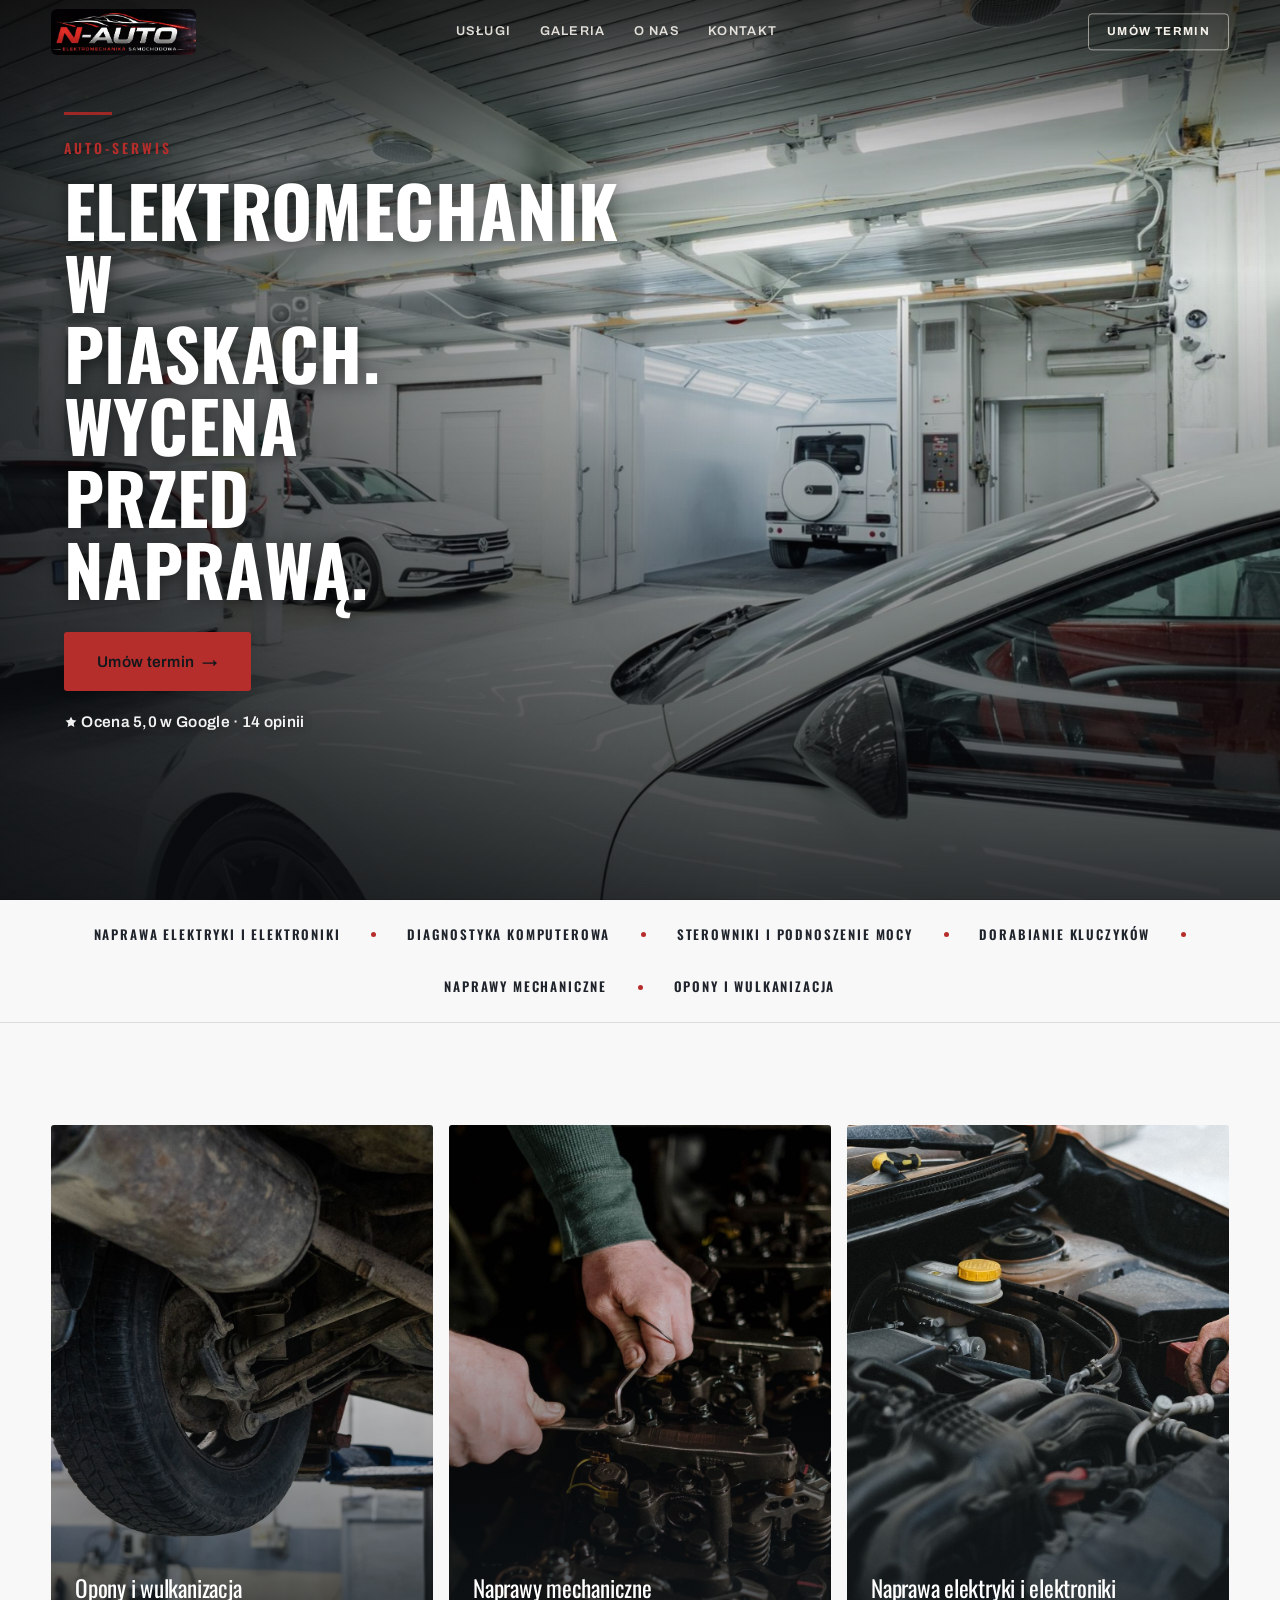
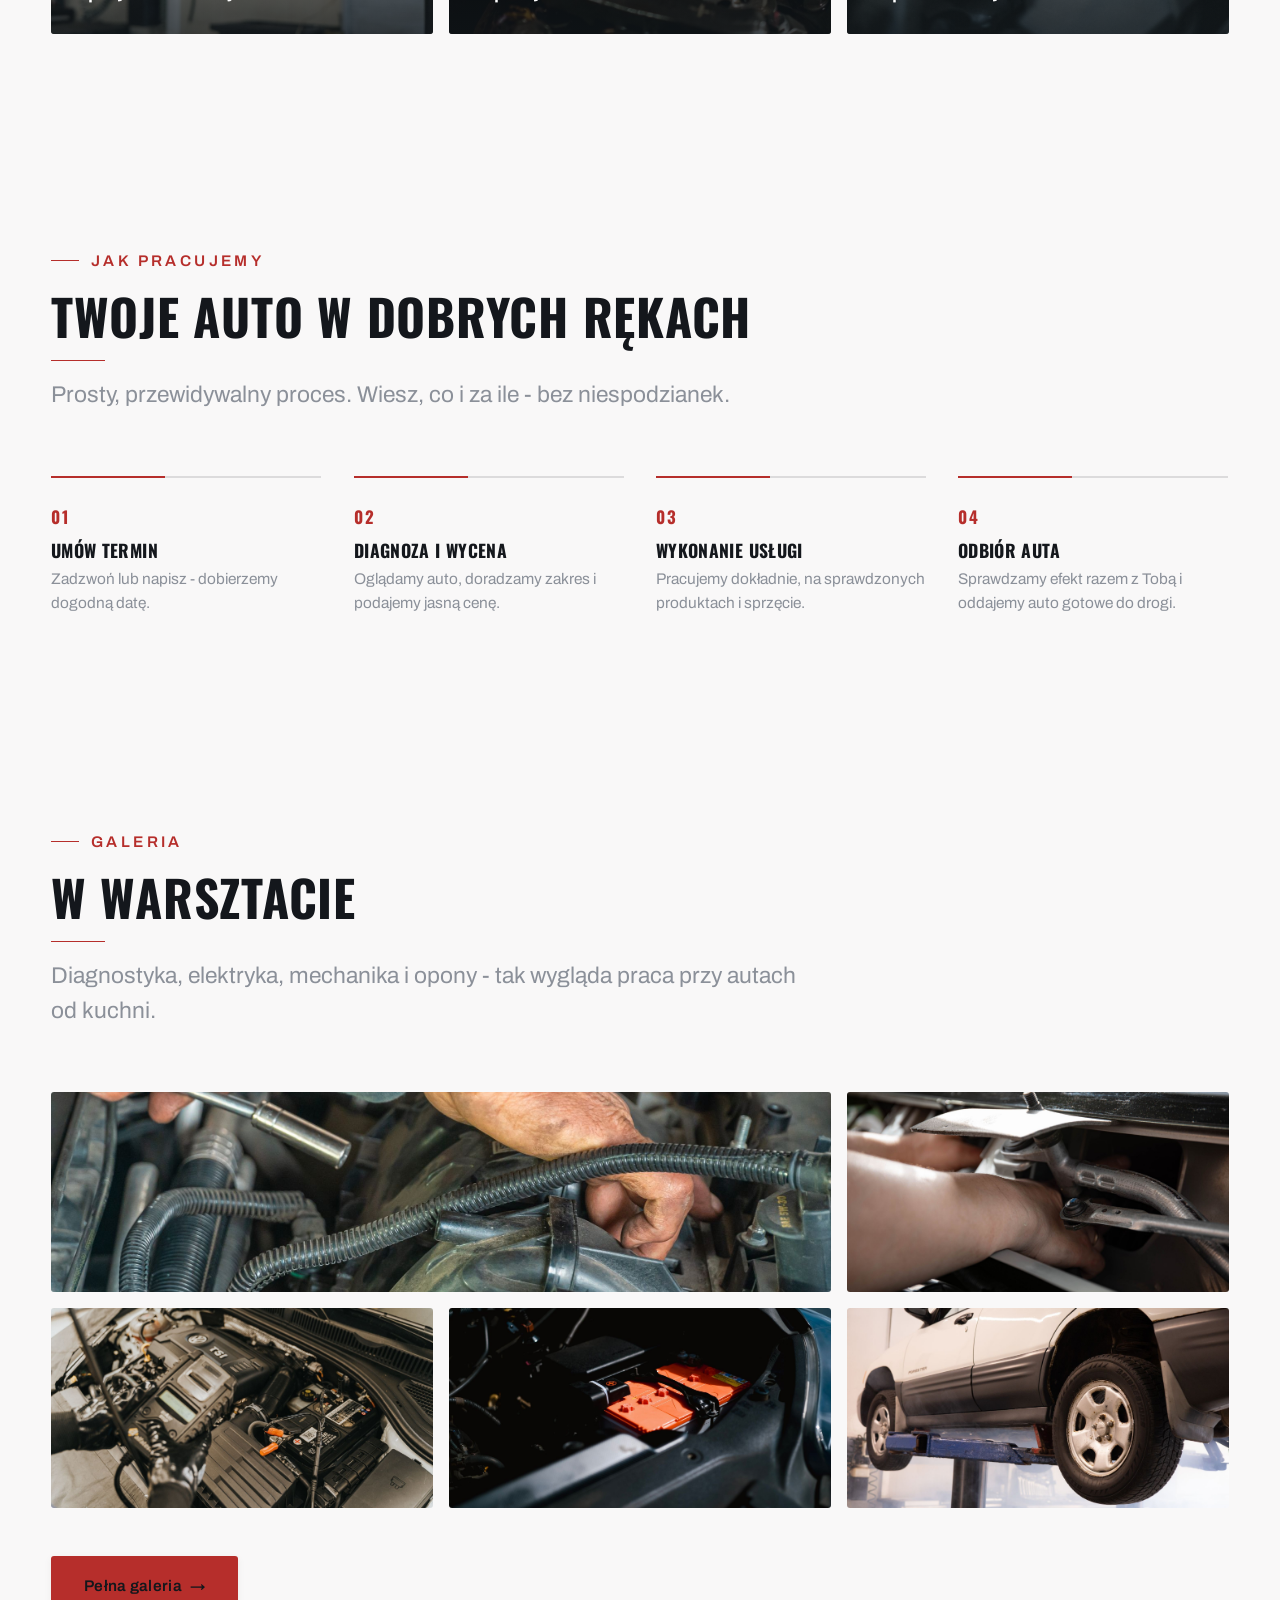
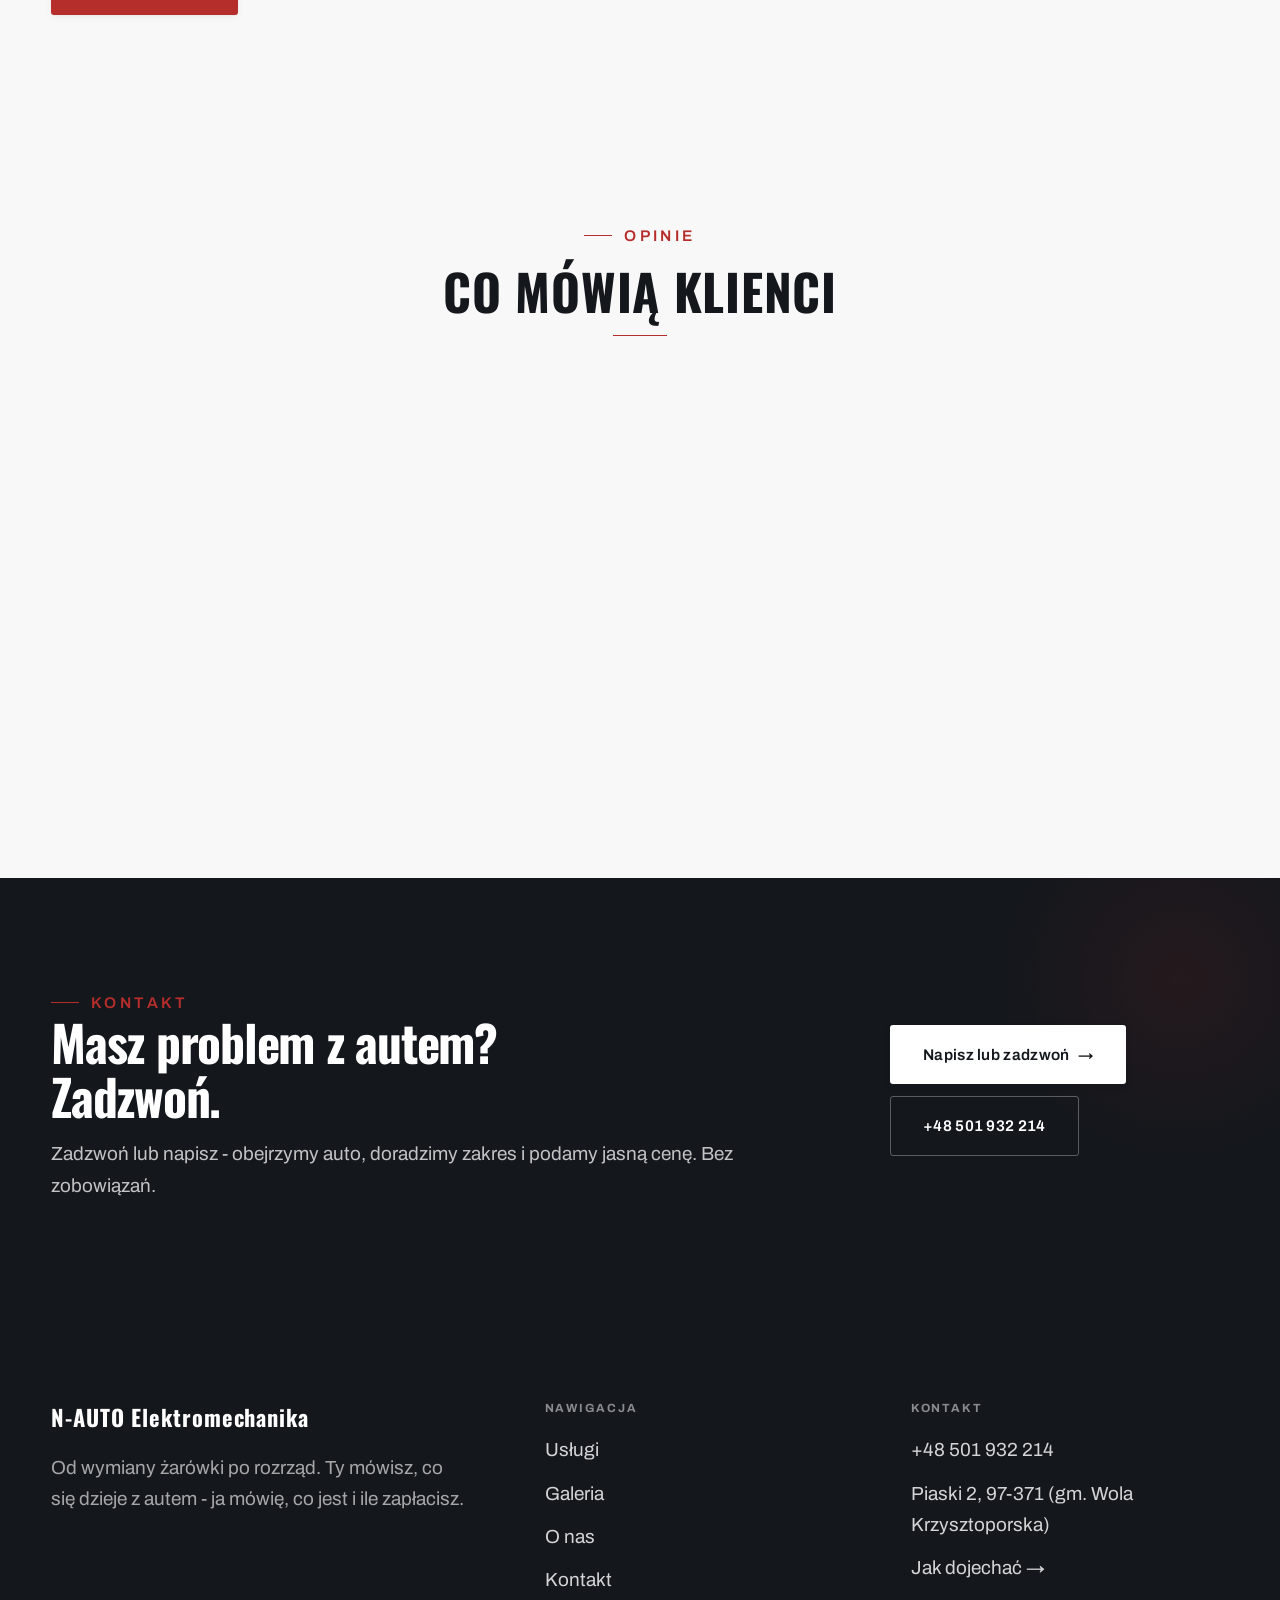
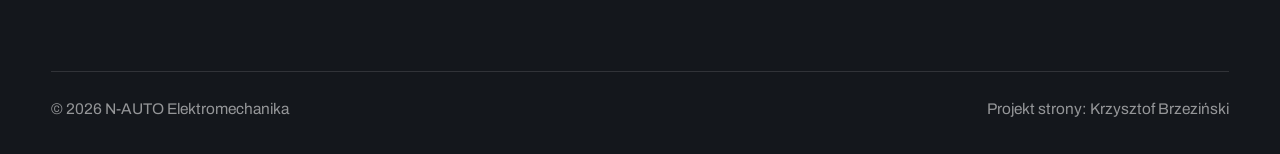
<file: index.html>
<!DOCTYPE html>
<html lang="pl">
<head>
<meta name="robots" content="noindex, nofollow">
<meta charset="UTF-8">
<meta name="viewport" content="width=device-width, initial-scale=1.0">
<title>Elektromechanik Piaski - elektryka, diagnostyka | N-AUTO Elektromechanika</title>
<meta name="description" content="Mechanik Piaski - od przeglądu po rozrząd. Cena przed naprawą, gwarancja na robociznę, faktura VAT albo paragon. Zadzwoń: +48 501 932 214.">
<link rel="preconnect" href="https://fonts.googleapis.com">
<link rel="preconnect" href="https://fonts.gstatic.com" crossorigin>
<link href="https://fonts.googleapis.com/css2?family=Oswald:wght@500;600;700&family=Archivo:wght@400;500;600&display=swap" rel="stylesheet">
<link rel="stylesheet" href="assets/styles.css">
<meta name="nb-deploy" content="9beca35fa18a">
</head>
<body>

<header class="nav">
  <div class="wrap nav-inner">
    <a class="brand brand-has-logo" href="index.html"><img class="brand-logo" src="img/logo.png" alt="N-AUTO Elektromechanika"></a>
    <nav class="nav-links">
      <a href="oferta.html">Usługi</a>
      <a href="realizacje.html">Galeria</a>
      <a href="o-nas.html">O nas</a>
      <a href="kontakt.html">Kontakt</a>
      <a href="kontakt.html" class="btn btn-accent">Umów termin</a>
    </nav>
    <button class="nav-toggle" aria-label="Menu"><span></span><span></span><span></span></button>
  </div>
</header>

<section class="hero-auto">
  <img class="ha-bg" src="img/g7.jpg" alt="N-AUTO Elektromechanika">
  <div class="ha-veil"></div>
  <div class="ha-inner">
    <span class="ha-tick" aria-hidden="true"></span>
    <span class="ha-kicker">Auto-serwis</span>
    <h1 class="ha-claim">Elektromechanik w Piaskach. Wycena przed naprawą.</h1>
    <a href="kontakt.html" class="btn btn-accent ha-cta">Umów termin <span class="arr">→</span></a>
      <p class="ha-rating"><svg class="ico-star" width="14" height="14" viewBox="0 0 24 24" style="vertical-align:-2px" aria-hidden="true"><path d="M12 2.8l2.85 5.8 6.4.93-4.63 4.5 1.1 6.37L12 17.4l-5.72 3 1.1-6.37-4.63-4.5 6.4-.93L12 2.8Z" fill="currentColor"/></svg> Ocena 5,0 w Google · 14 opinii</p>
  </div>
</section>
<section class="spec-ribbon">
  <div class="wrap">
    <ul class="sr-row reveal"><li>Naprawa elektryki i elektroniki</li><li>Diagnostyka komputerowa</li><li>Sterowniki i podnoszenie mocy</li><li>Dorabianie kluczyków</li><li>Naprawy mechaniczne</li><li>Opony i wulkanizacja</li></ul>
  </div>
</section>
<section class="gateways-band">
  <div class="wrap">
    <div class="gateways">
      <a href="oferta.html" class="gateway reveal"><img src="img/g8.jpg" alt="Opony i wulkanizacja" loading="lazy"><span class="g-ttl">Opony i wulkanizacja</span></a>
      <a href="oferta.html" class="gateway reveal"><img src="img/g9.jpg" alt="Naprawy mechaniczne" loading="lazy"><span class="g-ttl">Naprawy mechaniczne</span></a>
      <a href="oferta.html" class="gateway reveal"><img src="img/g10.jpg" alt="Naprawa elektryki i elektroniki" loading="lazy"><span class="g-ttl">Naprawa elektryki i elektroniki</span></a>
    </div>
  </div>
</section>
<section class="auto-proc">
  <div class="wrap">
    <div class="head reveal">
      <span class="eyebrow">Jak pracujemy</span>
      <h2>Twoje auto w dobrych rękach</h2>
      <p>Prosty, przewidywalny proces. Wiesz, co i za ile - bez niespodzianek.</p>
    </div>
    <ol class="auto-proc-row">
      <li class="reveal"><span class="ap-no">01</span><h3>Umów termin</h3><p>Zadzwoń lub napisz - dobierzemy dogodną datę.</p></li>
      <li class="reveal"><span class="ap-no">02</span><h3>Diagnoza i wycena</h3><p>Oglądamy auto, doradzamy zakres i podajemy jasną cenę.</p></li>
      <li class="reveal"><span class="ap-no">03</span><h3>Wykonanie usługi</h3><p>Pracujemy dokładnie, na sprawdzonych produktach i sprzęcie.</p></li>
      <li class="reveal"><span class="ap-no">04</span><h3>Odbiór auta</h3><p>Sprawdzamy efekt razem z Tobą i oddajemy auto gotowe do drogi.</p></li>
    </ol>
  </div>
</section>
<section>
  <div class="wrap">
    <div class="head reveal">
      <span class="eyebrow">Galeria</span>
      <h2>W warsztacie</h2>
      <p>Diagnostyka, elektryka, mechanika i opony - tak wygląda praca przy autach od kuchni.</p>
    </div>
    <div class="gallery">
      <div class="tile t-two3 reveal"><img src="img/g1.jpg" alt="Praca przy silniku" loading="lazy"><div class="cap">Praca przy silniku</div></div>
      <div class="tile t-third reveal"><img src="img/g2.jpg" alt="Naprawy bieżące" loading="lazy"><div class="cap">Naprawy bieżące</div></div>
      <div class="tile t-third reveal"><img src="img/g3.jpg" alt="Diagnostyka komputerowa" loading="lazy"><div class="cap">Diagnostyka komputerowa</div></div>
      <div class="tile t-third reveal"><img src="img/g4.jpg" alt="Elektryka i akumulatory" loading="lazy"><div class="cap">Elektryka i akumulatory</div></div>
      <div class="tile t-third reveal"><img src="img/g5.jpg" alt="Wymiana opon" loading="lazy"><div class="cap">Wymiana opon</div></div>
    </div>
    <div style="margin-top:var(--space-7)" class="reveal"><a href="realizacje.html" class="btn btn-accent">Pełna galeria <span class="arr">→</span></a></div>
  </div>
</section>
<section class="opinie">
  <div class="wrap">
    <div class="head center reveal">
      <span class="eyebrow">Opinie</span>
      <h2>Co mówią klienci</h2>
    </div>
    <div class="opinie-grid">
      <figure class="op-card reveal"><span class="op-star"><svg class="ico-star" width="14" height="14" viewBox="0 0 24 24" style="vertical-align:-2px" aria-hidden="true"><path d="M12 2.8l2.85 5.8 6.4.93-4.63 4.5 1.1 6.37L12 17.4l-5.72 3 1.1-6.37-4.63-4.5 6.4-.93L12 2.8Z" fill="currentColor"/></svg><svg class="ico-star" width="14" height="14" viewBox="0 0 24 24" style="vertical-align:-2px" aria-hidden="true"><path d="M12 2.8l2.85 5.8 6.4.93-4.63 4.5 1.1 6.37L12 17.4l-5.72 3 1.1-6.37-4.63-4.5 6.4-.93L12 2.8Z" fill="currentColor"/></svg><svg class="ico-star" width="14" height="14" viewBox="0 0 24 24" style="vertical-align:-2px" aria-hidden="true"><path d="M12 2.8l2.85 5.8 6.4.93-4.63 4.5 1.1 6.37L12 17.4l-5.72 3 1.1-6.37-4.63-4.5 6.4-.93L12 2.8Z" fill="currentColor"/></svg><svg class="ico-star" width="14" height="14" viewBox="0 0 24 24" style="vertical-align:-2px" aria-hidden="true"><path d="M12 2.8l2.85 5.8 6.4.93-4.63 4.5 1.1 6.37L12 17.4l-5.72 3 1.1-6.37-4.63-4.5 6.4-.93L12 2.8Z" fill="currentColor"/></svg><svg class="ico-star" width="14" height="14" viewBox="0 0 24 24" style="vertical-align:-2px" aria-hidden="true"><path d="M12 2.8l2.85 5.8 6.4.93-4.63 4.5 1.1 6.37L12 17.4l-5.72 3 1.1-6.37-4.63-4.5 6.4-.93L12 2.8Z" fill="currentColor"/></svg></span><blockquote>Polecam z całego serca. Pan Norbert to bardzo kompetentny, znający się na swoim fachu mechanik. Rzetelny, uczciwy, a przy tym przesympatyczny, miły człowiek. Najlepszy warsztat, w jakim miałam przyjemność serwisować auto.</blockquote><span class="op-autor">Anetta Uptas</span></figure>
      <figure class="op-card reveal"><span class="op-star"><svg class="ico-star" width="14" height="14" viewBox="0 0 24 24" style="vertical-align:-2px" aria-hidden="true"><path d="M12 2.8l2.85 5.8 6.4.93-4.63 4.5 1.1 6.37L12 17.4l-5.72 3 1.1-6.37-4.63-4.5 6.4-.93L12 2.8Z" fill="currentColor"/></svg><svg class="ico-star" width="14" height="14" viewBox="0 0 24 24" style="vertical-align:-2px" aria-hidden="true"><path d="M12 2.8l2.85 5.8 6.4.93-4.63 4.5 1.1 6.37L12 17.4l-5.72 3 1.1-6.37-4.63-4.5 6.4-.93L12 2.8Z" fill="currentColor"/></svg><svg class="ico-star" width="14" height="14" viewBox="0 0 24 24" style="vertical-align:-2px" aria-hidden="true"><path d="M12 2.8l2.85 5.8 6.4.93-4.63 4.5 1.1 6.37L12 17.4l-5.72 3 1.1-6.37-4.63-4.5 6.4-.93L12 2.8Z" fill="currentColor"/></svg><svg class="ico-star" width="14" height="14" viewBox="0 0 24 24" style="vertical-align:-2px" aria-hidden="true"><path d="M12 2.8l2.85 5.8 6.4.93-4.63 4.5 1.1 6.37L12 17.4l-5.72 3 1.1-6.37-4.63-4.5 6.4-.93L12 2.8Z" fill="currentColor"/></svg><svg class="ico-star" width="14" height="14" viewBox="0 0 24 24" style="vertical-align:-2px" aria-hidden="true"><path d="M12 2.8l2.85 5.8 6.4.93-4.63 4.5 1.1 6.37L12 17.4l-5.72 3 1.1-6.37-4.63-4.5 6.4-.93L12 2.8Z" fill="currentColor"/></svg></span><blockquote>Zdecydowanie polecam! Trafiłem do tego warsztatu z Hyundaiem ix35 na wymianę sprzęgła, zawieszenia oraz opon. Robota wykonana bardzo dokładnie i czysto.</blockquote><span class="op-autor">Daniel Paczkowski</span></figure>
      <figure class="op-card reveal"><span class="op-star"><svg class="ico-star" width="14" height="14" viewBox="0 0 24 24" style="vertical-align:-2px" aria-hidden="true"><path d="M12 2.8l2.85 5.8 6.4.93-4.63 4.5 1.1 6.37L12 17.4l-5.72 3 1.1-6.37-4.63-4.5 6.4-.93L12 2.8Z" fill="currentColor"/></svg><svg class="ico-star" width="14" height="14" viewBox="0 0 24 24" style="vertical-align:-2px" aria-hidden="true"><path d="M12 2.8l2.85 5.8 6.4.93-4.63 4.5 1.1 6.37L12 17.4l-5.72 3 1.1-6.37-4.63-4.5 6.4-.93L12 2.8Z" fill="currentColor"/></svg><svg class="ico-star" width="14" height="14" viewBox="0 0 24 24" style="vertical-align:-2px" aria-hidden="true"><path d="M12 2.8l2.85 5.8 6.4.93-4.63 4.5 1.1 6.37L12 17.4l-5.72 3 1.1-6.37-4.63-4.5 6.4-.93L12 2.8Z" fill="currentColor"/></svg><svg class="ico-star" width="14" height="14" viewBox="0 0 24 24" style="vertical-align:-2px" aria-hidden="true"><path d="M12 2.8l2.85 5.8 6.4.93-4.63 4.5 1.1 6.37L12 17.4l-5.72 3 1.1-6.37-4.63-4.5 6.4-.93L12 2.8Z" fill="currentColor"/></svg><svg class="ico-star" width="14" height="14" viewBox="0 0 24 24" style="vertical-align:-2px" aria-hidden="true"><path d="M12 2.8l2.85 5.8 6.4.93-4.63 4.5 1.1 6.37L12 17.4l-5.72 3 1.1-6.37-4.63-4.5 6.4-.93L12 2.8Z" fill="currentColor"/></svg></span><blockquote>Polecam tego mechanika, zna się na temacie. Nie odejdzie od auta, dopóki nie rozwiąże problemu. U mnie egzamin zdany na 6.</blockquote><span class="op-autor">Adam gks 1977</span></figure>
    </div>
  </div>
</section>
<section class="cta">
  <div class="wrap">
    <div class="reveal">
      <span class="eyebrow">Kontakt</span>
      <h2>Masz problem z autem? Zadzwoń.</h2>
      <p>Zadzwoń lub napisz - obejrzymy auto, doradzimy zakres i podamy jasną cenę. Bez zobowiązań.</p>
    </div>
    <div class="cta-actions reveal">
      <a href="kontakt.html" class="btn btn-light">Napisz lub zadzwoń <span class="arr">→</span></a>
      <a href="tel:+48501932214" class="btn btn-ghost" style="color:#fff;border-color:rgba(255,255,255,.3)">+48 501 932 214</a>
    </div>
  </div>
</section>

<footer>
  <div class="wrap">
    <div class="foot-grid">
      <div class="foot-brand">
        <div class="name">N-AUTO Elektromechanika</div>
        <p>Od wymiany żarówki po rozrząd. Ty mówisz, co się dzieje z autem - ja mówię, co jest i ile zapłacisz.</p>
      </div>
      <div class="foot-col">
        <h4>Nawigacja</h4>
        <a href="oferta.html">Usługi</a>
        <a href="realizacje.html">Galeria</a>
        <a href="o-nas.html">O nas</a>
        <a href="kontakt.html">Kontakt</a>
      </div>
      <div class="foot-col">
        <h4>Kontakt</h4>
        <a href="tel:+48501932214">+48 501 932 214</a>
        <p>Piaski 2, 97-371 (gm. Wola Krzysztoporska)</p>
        <a href="https://www.google.com/maps?cid=5011045357596778545" target="_blank" rel="noopener">Jak dojechać →</a>
      </div>
    </div>
    <div class="foot-bot">
      <span>© 2026 N-AUTO Elektromechanika</span>
      <span>Projekt strony: Krzysztof Brzeziński</span>
    </div>
  </div>
</footer>
<div class="sticky-reserve"><a class="sr-book" href="kontakt.html">Kontakt</a><a class="sr-call" href="tel:+48501932214" aria-label="Zadzwoń"><svg class="ico-tel" width="16" height="16" viewBox="0 0 24 24" fill="none" aria-hidden="true"><path d="M6.6 10.8a15.5 15.5 0 0 0 6.6 6.6l2.2-2.2a1 1 0 0 1 1-.24 11.4 11.4 0 0 0 3.6.58 1 1 0 0 1 1 1V20a1 1 0 0 1-1 1A17 17 0 0 1 3 4a1 1 0 0 1 1-1h3.5a1 1 0 0 1 1 1c0 1.25.2 2.46.58 3.6a1 1 0 0 1-.25 1l-2.23 2.2Z" fill="currentColor"/></svg></a></div>

<script src="assets/main.js"></script>
</body>
</html>
</file>
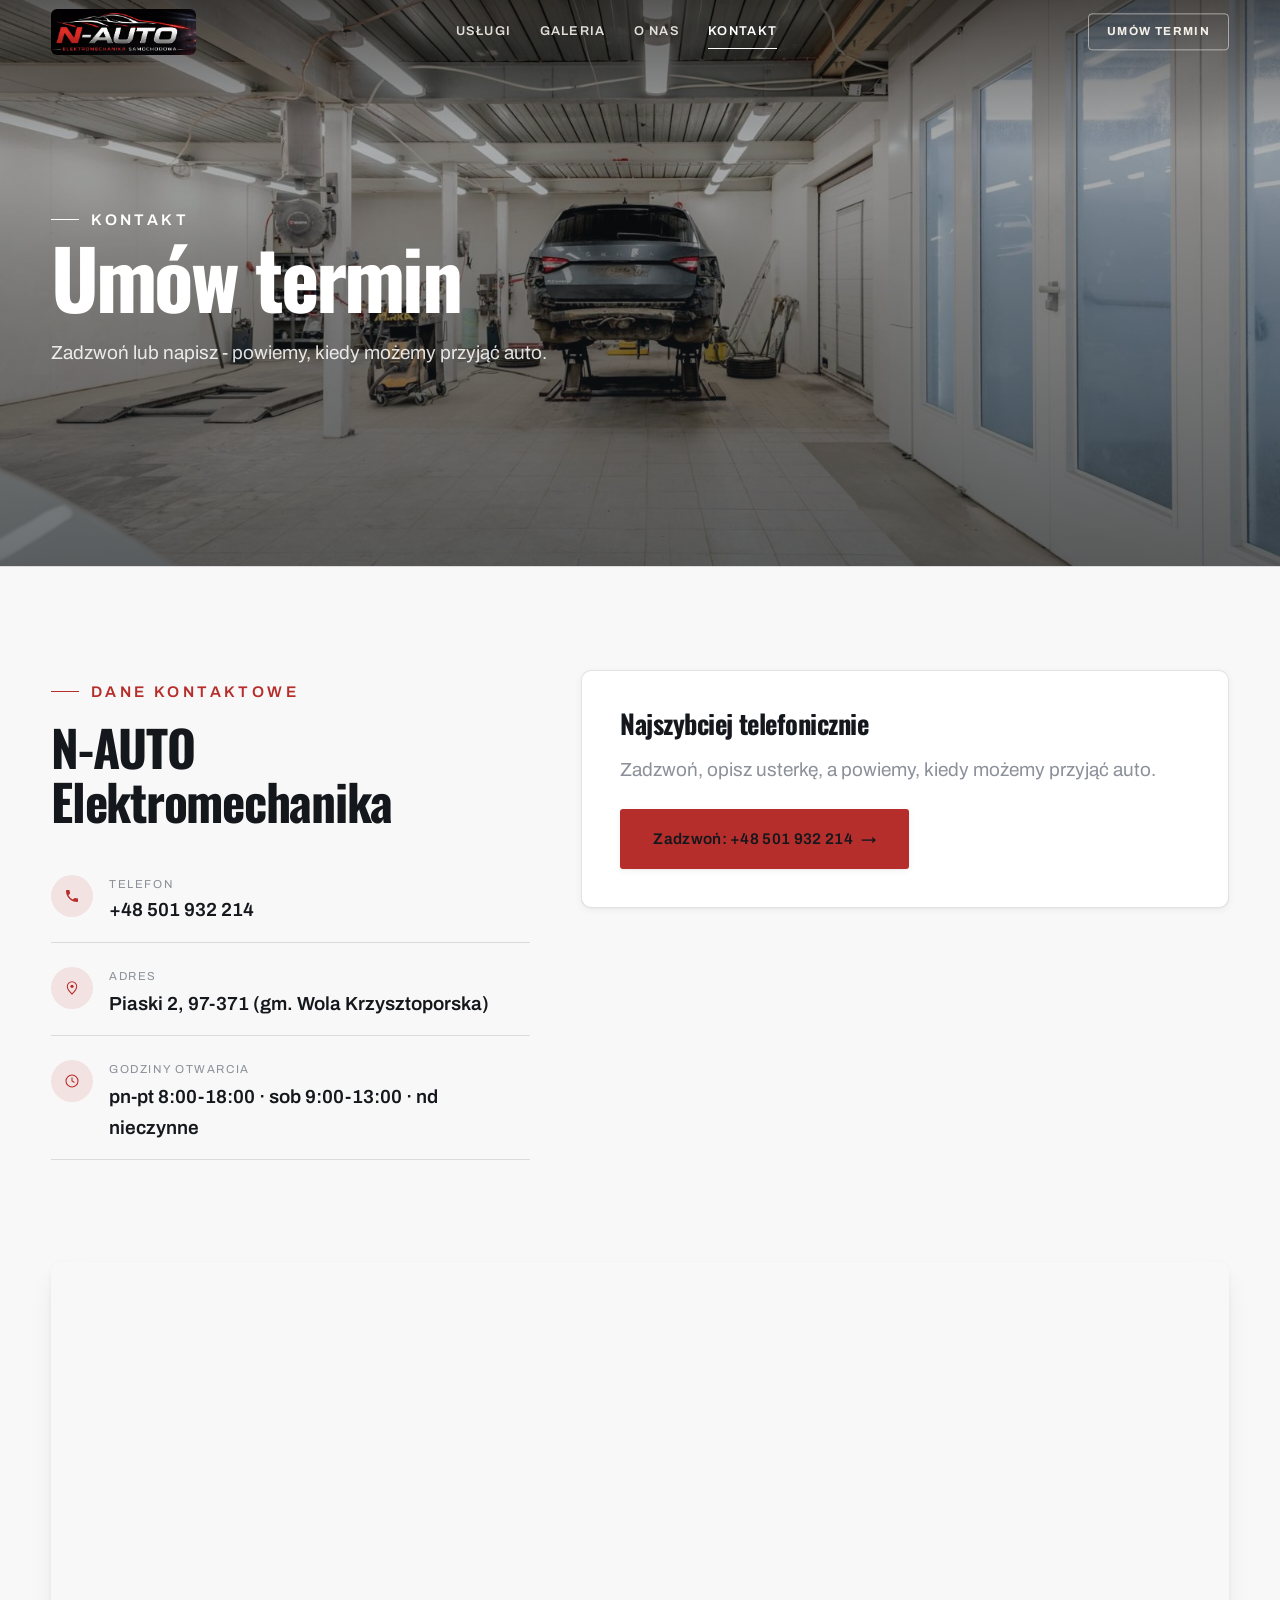
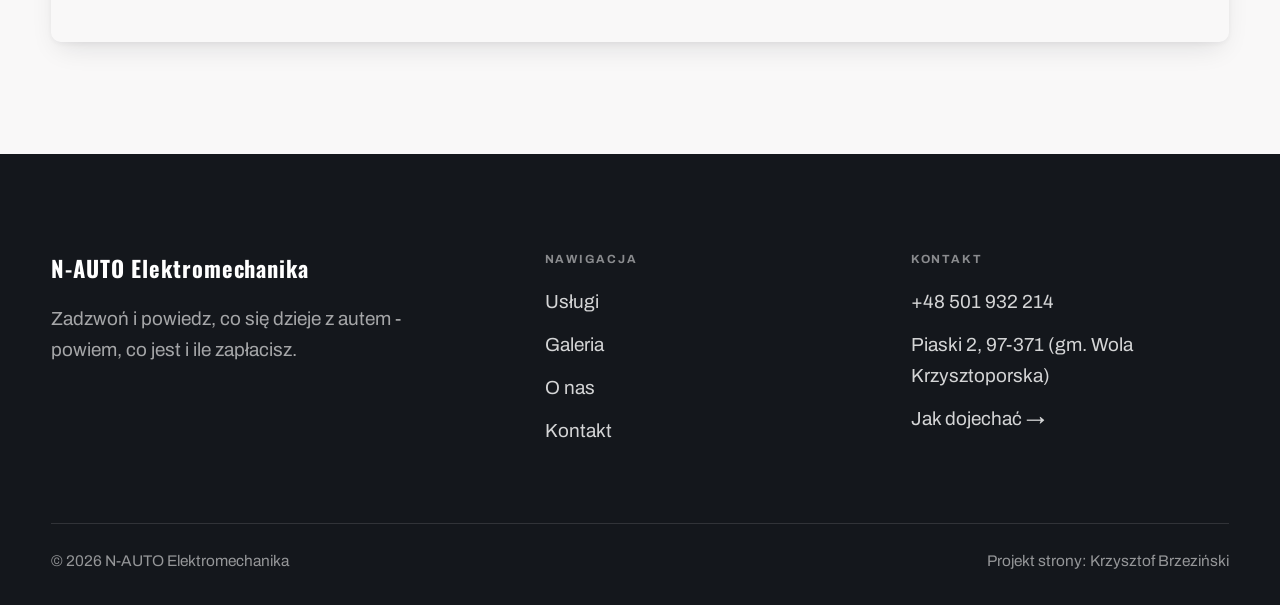
<file: kontakt.html>
<!DOCTYPE html>
<html lang="pl">
<head>
<meta name="robots" content="noindex, nofollow">
<meta charset="UTF-8">
<meta name="viewport" content="width=device-width, initial-scale=1.0">
<title>Kontakt - N-AUTO Elektromechanika</title>
<meta name="description" content="Kontakt N-AUTO Elektromechanika - Piaski 2, 97-371 (gm. Wola Krzysztoporska)">
<link rel="preconnect" href="https://fonts.googleapis.com">
<link rel="preconnect" href="https://fonts.gstatic.com" crossorigin>
<link href="https://fonts.googleapis.com/css2?family=Oswald:wght@500;600;700&family=Archivo:wght@400;500;600&display=swap" rel="stylesheet">
<link rel="stylesheet" href="assets/styles.css">
</head>
<body>

<header class="nav">
  <div class="wrap nav-inner">
    <a class="brand brand-has-logo" href="index.html"><img class="brand-logo" src="img/logo.png" alt="N-AUTO Elektromechanika"></a>
    <nav class="nav-links">
      <a href="oferta.html">Usługi</a>
      <a href="realizacje.html">Galeria</a>
      <a href="o-nas.html">O nas</a>
      <a href="kontakt.html" class="active">Kontakt</a>
      <a href="kontakt.html" class="btn btn-accent">Umów termin</a>
    </nav>
    <button class="nav-toggle" aria-label="Menu"><span></span><span></span><span></span></button>
  </div>
</header>

<section class="pagehead">
  <img src="img/g12.jpg" alt="N-AUTO Elektromechanika - Umów termin">
  <div class="wrap">
    <span class="eyebrow">Kontakt</span>
    <h1>Umów termin</h1>
    <p>Zadzwoń lub napisz - powiemy, kiedy możemy przyjąć auto.</p>
  </div>
</section>
<section>
  <div class="wrap contact-grid">
    <div class="reveal">
      <span class="eyebrow">Dane kontaktowe</span>
      <h2 style="margin:var(--space-4) 0 var(--space-6)">N-AUTO Elektromechanika</h2>
      <div class="info-list">
        <div class="info-row"><div class="ic"><svg class="ico-tel" width="16" height="16" viewBox="0 0 24 24" fill="none" aria-hidden="true"><path d="M6.6 10.8a15.5 15.5 0 0 0 6.6 6.6l2.2-2.2a1 1 0 0 1 1-.24 11.4 11.4 0 0 0 3.6.58 1 1 0 0 1 1 1V20a1 1 0 0 1-1 1A17 17 0 0 1 3 4a1 1 0 0 1 1-1h3.5a1 1 0 0 1 1 1c0 1.25.2 2.46.58 3.6a1 1 0 0 1-.25 1l-2.23 2.2Z" fill="currentColor"/></svg></div><div><div class="lbl">Telefon</div><a class="val" href="tel:+48501932214">+48 501 932 214</a></div></div>
        <div class="info-row"><div class="ic"><svg class="ico-pin" width="16" height="16" viewBox="0 0 24 24" fill="none" aria-hidden="true"><path d="M12 21s7-6.1 7-11.5A7 7 0 0 0 5 9.5C5 14.9 12 21 12 21Z" stroke="currentColor" stroke-width="1.6" fill="none"/><circle cx="12" cy="9.5" r="2.4" fill="currentColor"/></svg></div><div><div class="lbl">Adres</div><div class="val">Piaski 2, 97-371 (gm. Wola Krzysztoporska)</div></div></div>
        <div class="info-row"><div class="ic"><svg width="16" height="16" viewBox="0 0 24 24" fill="none" aria-hidden="true"><circle cx="12" cy="12" r="9" stroke="currentColor" stroke-width="1.6" fill="none"/><path d="M12 7v5l3.2 1.9" stroke="currentColor" stroke-width="1.6" stroke-linecap="round" fill="none"/></svg></div><div><div class="lbl">Godziny otwarcia</div><div class="val">pn-pt 8:00-18:00 · sob 9:00-13:00 · nd nieczynne</div></div></div>
      </div>
    </div>
    <div class="reveal">
      <div class="form">
        <h3 style="margin-bottom:var(--space-4)">Najszybciej telefonicznie</h3>
        <p class="muted" style="margin-bottom:var(--space-5)">Zadzwoń, opisz usterkę, a powiemy, kiedy możemy przyjąć auto.</p>
        <a href="tel:+48501932214" class="btn btn-accent" style="justify-content:center">Zadzwoń: +48 501 932 214 <span class="arr">→</span></a>
      </div>
    </div>
  </div>
</section>
<section style="padding-top:0">
  <div class="wrap reveal">
    <iframe class="map" title="N-AUTO Elektromechanika - Piaski" src="https://maps.google.com/maps?q=51.341985%2C19.6538869&z=15&output=embed" loading="lazy" referrerpolicy="no-referrer-when-downgrade"></iframe>
  </div>
</section>

<footer>
  <div class="wrap">
    <div class="foot-grid">
      <div class="foot-brand">
        <div class="name">N-AUTO Elektromechanika</div>
        <p>Zadzwoń i powiedz, co się dzieje z autem - powiem, co jest i ile zapłacisz.</p>
      </div>
      <div class="foot-col">
        <h4>Nawigacja</h4>
        <a href="oferta.html">Usługi</a>
        <a href="realizacje.html">Galeria</a>
        <a href="o-nas.html">O nas</a>
        <a href="kontakt.html">Kontakt</a>
      </div>
      <div class="foot-col">
        <h4>Kontakt</h4>
        <a href="tel:+48501932214">+48 501 932 214</a>
        <p>Piaski 2, 97-371 (gm. Wola Krzysztoporska)</p>
        <a href="https://www.google.com/maps?cid=5011045357596778545" target="_blank" rel="noopener">Jak dojechać →</a>
      </div>
    </div>
    <div class="foot-bot">
      <span>© 2026 N-AUTO Elektromechanika</span>
      <span>Projekt strony: Krzysztof Brzeziński</span>
    </div>
  </div>
</footer>
<div class="sticky-reserve"><a class="sr-book" href="kontakt.html">Umów termin</a><a class="sr-call" href="tel:+48501932214" aria-label="Zadzwoń"><svg class="ico-tel" width="16" height="16" viewBox="0 0 24 24" fill="none" aria-hidden="true"><path d="M6.6 10.8a15.5 15.5 0 0 0 6.6 6.6l2.2-2.2a1 1 0 0 1 1-.24 11.4 11.4 0 0 0 3.6.58 1 1 0 0 1 1 1V20a1 1 0 0 1-1 1A17 17 0 0 1 3 4a1 1 0 0 1 1-1h3.5a1 1 0 0 1 1 1c0 1.25.2 2.46.58 3.6a1 1 0 0 1-.25 1l-2.23 2.2Z" fill="currentColor"/></svg></a></div>

<script src="assets/main.js"></script>
</body>
</html>
</file>
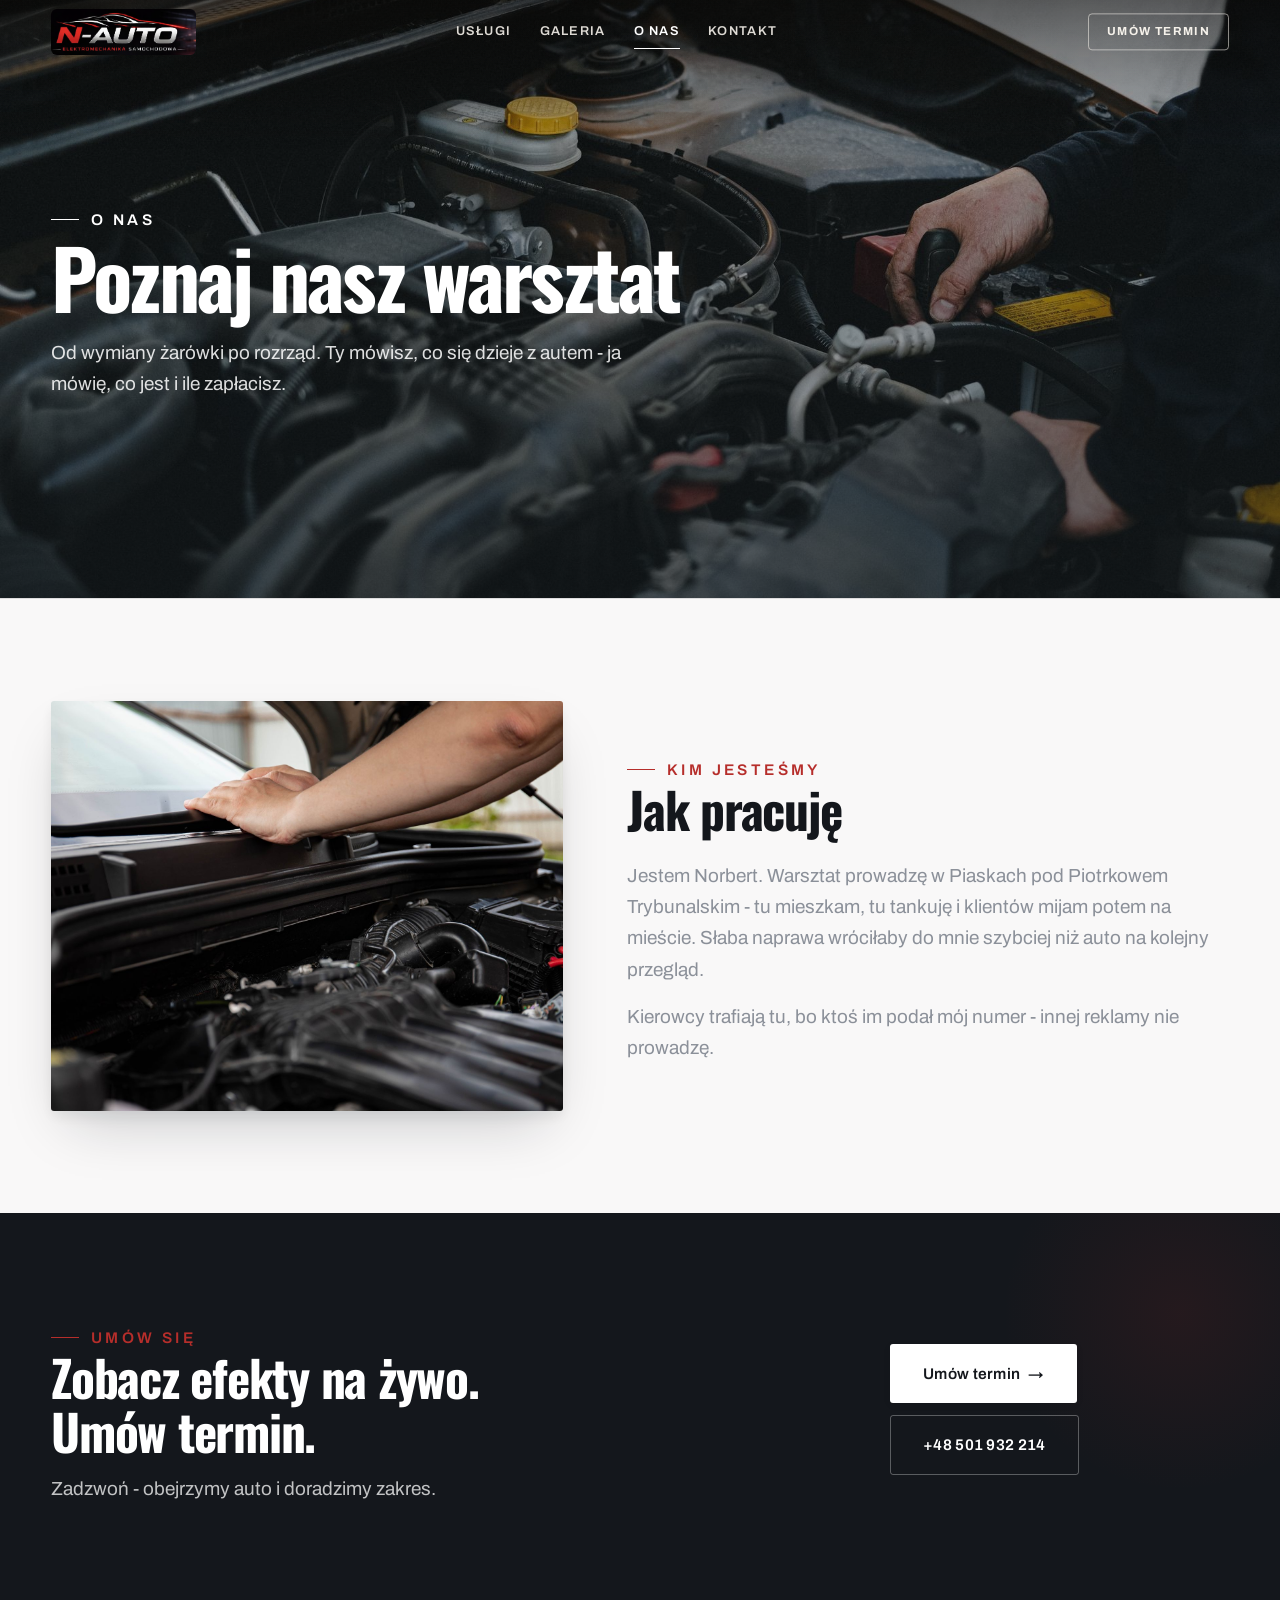
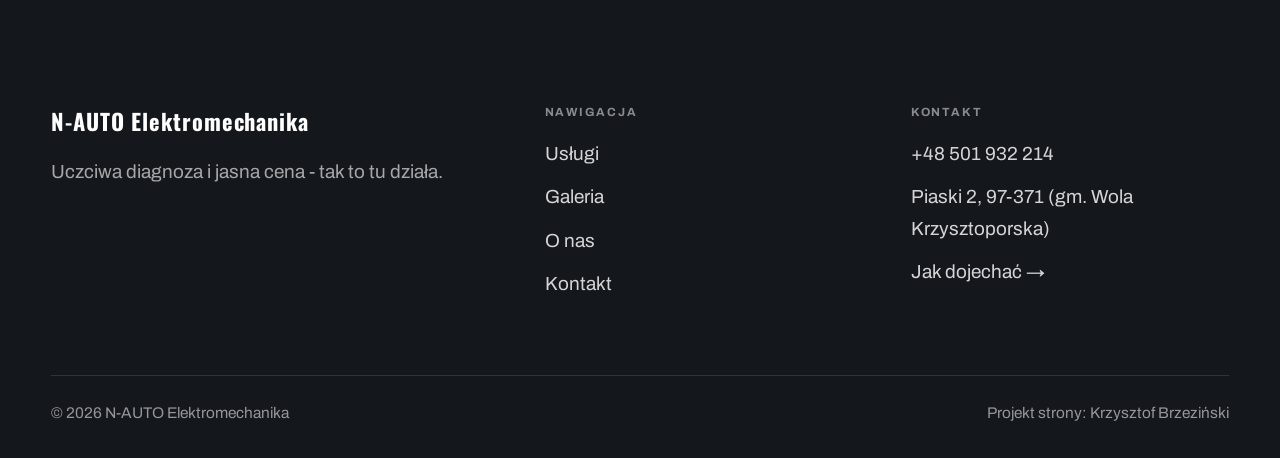
<file: o-nas.html>
<!DOCTYPE html>
<html lang="pl">
<head>
<meta name="robots" content="noindex, nofollow">
<meta charset="UTF-8">
<meta name="viewport" content="width=device-width, initial-scale=1.0">
<title>O nas - N-AUTO Elektromechanika</title>
<meta name="description" content="Mechanik Piaski - od przeglądu po rozrząd. Cena przed naprawą, gwarancja na robociznę, faktura VAT albo paragon. Zadzwoń: +48 501 932 214.">
<link rel="preconnect" href="https://fonts.googleapis.com">
<link rel="preconnect" href="https://fonts.gstatic.com" crossorigin>
<link href="https://fonts.googleapis.com/css2?family=Oswald:wght@500;600;700&family=Archivo:wght@400;500;600&display=swap" rel="stylesheet">
<link rel="stylesheet" href="assets/styles.css">
</head>
<body>

<header class="nav">
  <div class="wrap nav-inner">
    <a class="brand brand-has-logo" href="index.html"><img class="brand-logo" src="img/logo.png" alt="N-AUTO Elektromechanika"></a>
    <nav class="nav-links">
      <a href="oferta.html">Usługi</a>
      <a href="realizacje.html">Galeria</a>
      <a href="o-nas.html" class="active">O nas</a>
      <a href="kontakt.html">Kontakt</a>
      <a href="kontakt.html" class="btn btn-accent">Umów termin</a>
    </nav>
    <button class="nav-toggle" aria-label="Menu"><span></span><span></span><span></span></button>
  </div>
</header>

<section class="pagehead">
  <img src="img/g10.jpg" alt="N-AUTO Elektromechanika - Poznaj nasz warsztat">
  <div class="wrap">
    <span class="eyebrow">O nas</span>
    <h1>Poznaj nasz warsztat</h1>
    <p>Od wymiany żarówki po rozrząd. Ty mówisz, co się dzieje z autem - ja mówię, co jest i ile zapłacisz.</p>
  </div>
</section>
<section>
  <div class="wrap split">
    <div class="split-art reveal"><img src="img/g11.jpg" alt="N-AUTO Elektromechanika" loading="lazy"></div>
    <div class="split-copy reveal">
      <span class="eyebrow">Kim jesteśmy</span>
      <h2>Jak pracuję</h2>
      <p class="muted">Jestem Norbert. Warsztat prowadzę w Piaskach pod Piotrkowem Trybunalskim - tu mieszkam, tu tankuję i klientów mijam potem na mieście. Słaba naprawa wróciłaby do mnie szybciej niż auto na kolejny przegląd.</p>
      <p class="muted">Kierowcy trafiają tu, bo ktoś im podał mój numer - innej reklamy nie prowadzę.</p>
    </div>
  </div>
</section>


<section class="cta">
  <div class="wrap">
    <div class="reveal">
      <span class="eyebrow">Umów się</span>
      <h2>Zobacz efekty na żywo. Umów termin.</h2>
      <p>Zadzwoń - obejrzymy auto i doradzimy zakres.</p>
    </div>
    <div class="cta-actions reveal">
      <a href="kontakt.html" class="btn btn-light">Umów termin <span class="arr">→</span></a>
      <a href="tel:+48501932214" class="btn btn-ghost" style="color:#fff;border-color:rgba(255,255,255,.3)">+48 501 932 214</a>
    </div>
  </div>
</section>

<footer>
  <div class="wrap">
    <div class="foot-grid">
      <div class="foot-brand">
        <div class="name">N-AUTO Elektromechanika</div>
        <p>Uczciwa diagnoza i jasna cena - tak to tu działa.</p>
      </div>
      <div class="foot-col">
        <h4>Nawigacja</h4>
        <a href="oferta.html">Usługi</a>
        <a href="realizacje.html">Galeria</a>
        <a href="o-nas.html">O nas</a>
        <a href="kontakt.html">Kontakt</a>
      </div>
      <div class="foot-col">
        <h4>Kontakt</h4>
        <a href="tel:+48501932214">+48 501 932 214</a>
        <p>Piaski 2, 97-371 (gm. Wola Krzysztoporska)</p>
        <a href="https://www.google.com/maps?cid=5011045357596778545" target="_blank" rel="noopener">Jak dojechać →</a>
      </div>
    </div>
    <div class="foot-bot">
      <span>© 2026 N-AUTO Elektromechanika</span>
      <span>Projekt strony: Krzysztof Brzeziński</span>
    </div>
  </div>
</footer>
<div class="sticky-reserve"><a class="sr-book" href="kontakt.html">Umów termin</a><a class="sr-call" href="tel:+48501932214" aria-label="Zadzwoń"><svg class="ico-tel" width="16" height="16" viewBox="0 0 24 24" fill="none" aria-hidden="true"><path d="M6.6 10.8a15.5 15.5 0 0 0 6.6 6.6l2.2-2.2a1 1 0 0 1 1-.24 11.4 11.4 0 0 0 3.6.58 1 1 0 0 1 1 1V20a1 1 0 0 1-1 1A17 17 0 0 1 3 4a1 1 0 0 1 1-1h3.5a1 1 0 0 1 1 1c0 1.25.2 2.46.58 3.6a1 1 0 0 1-.25 1l-2.23 2.2Z" fill="currentColor"/></svg></a></div>

<script src="assets/main.js"></script>
</body>
</html>
</file>
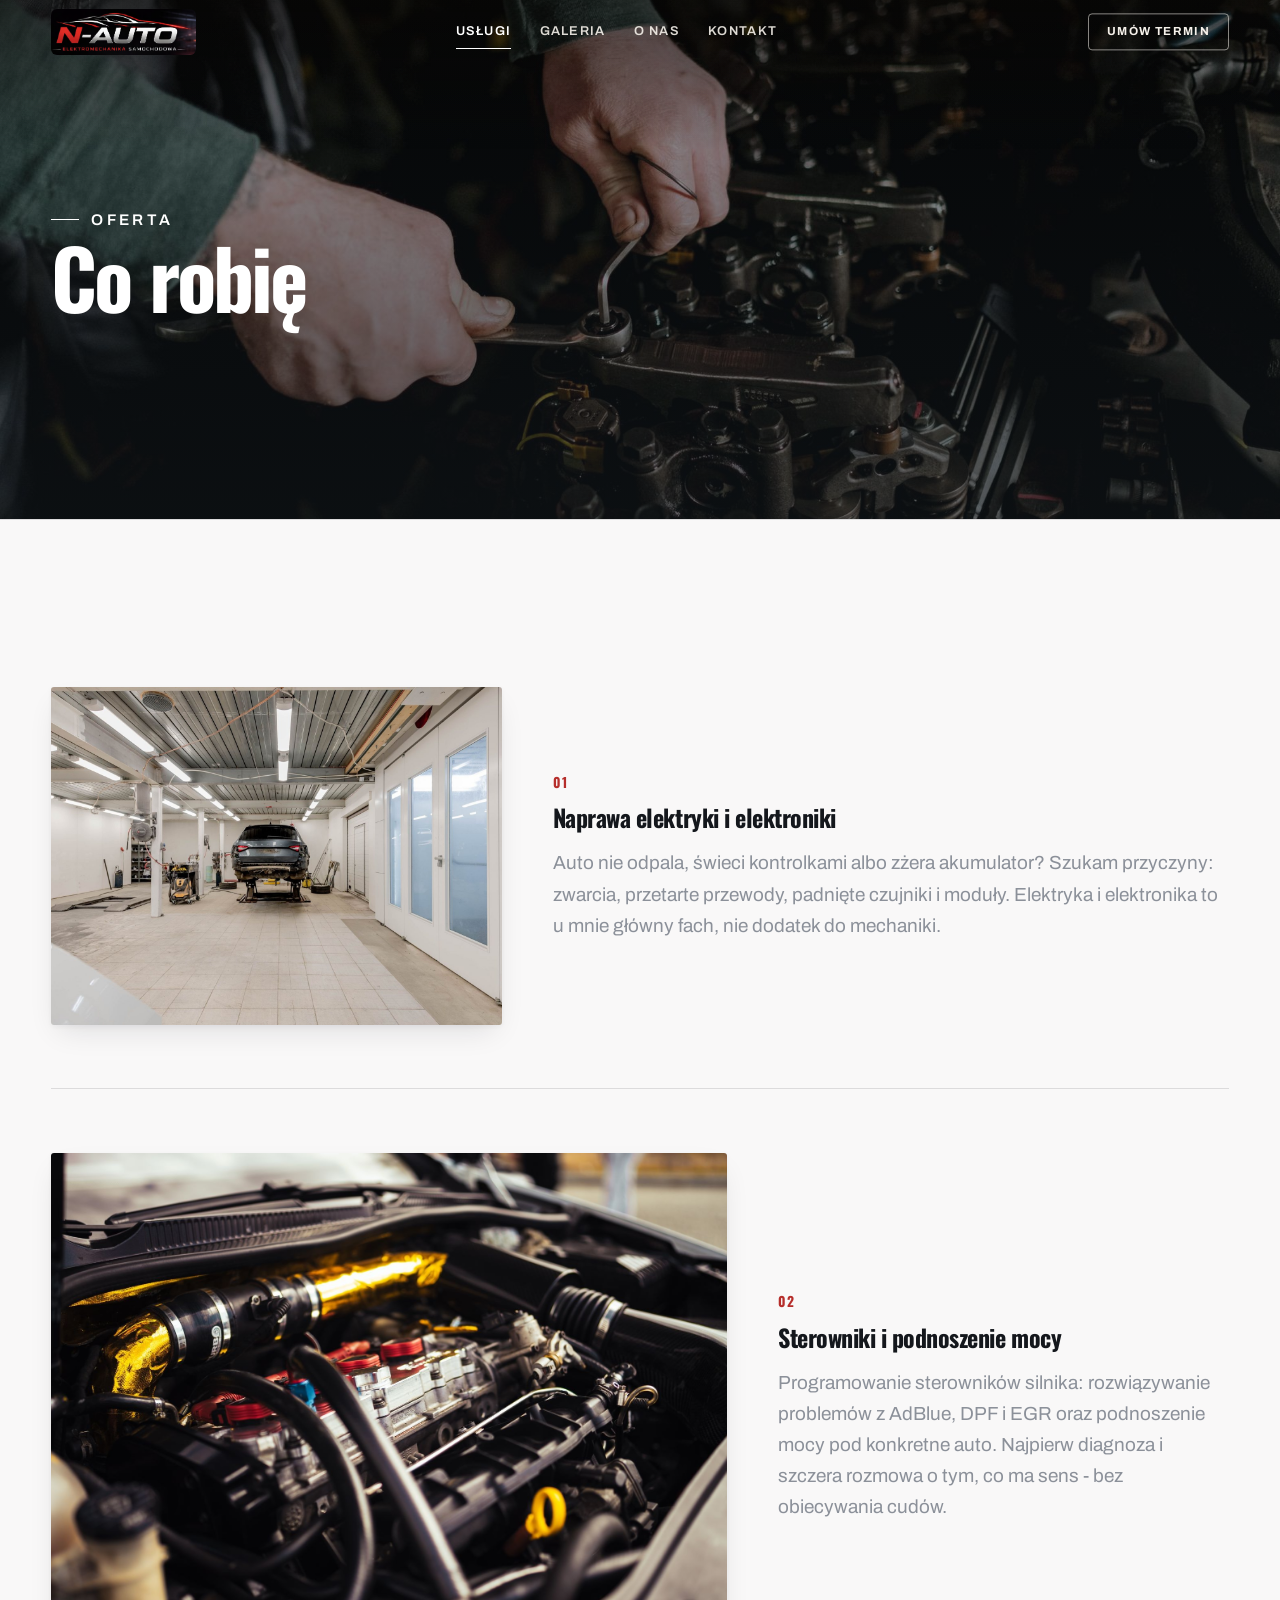
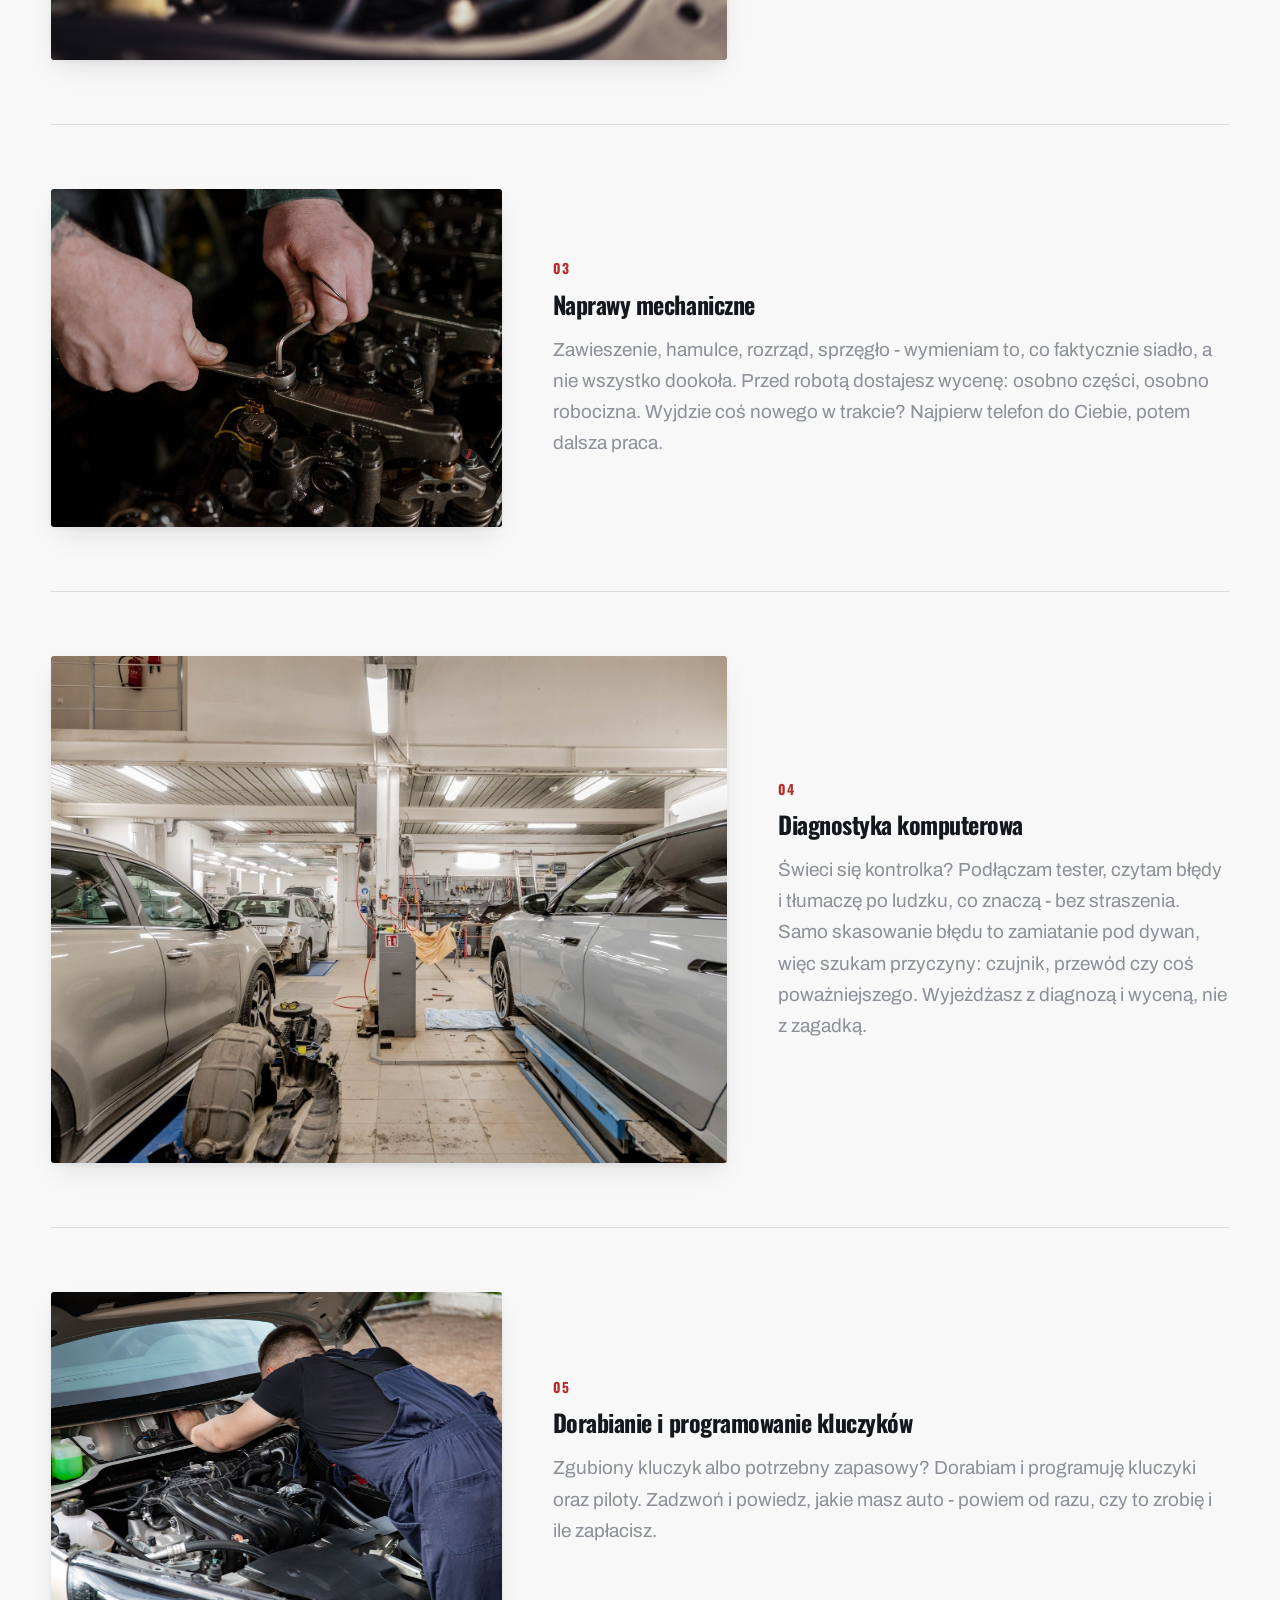
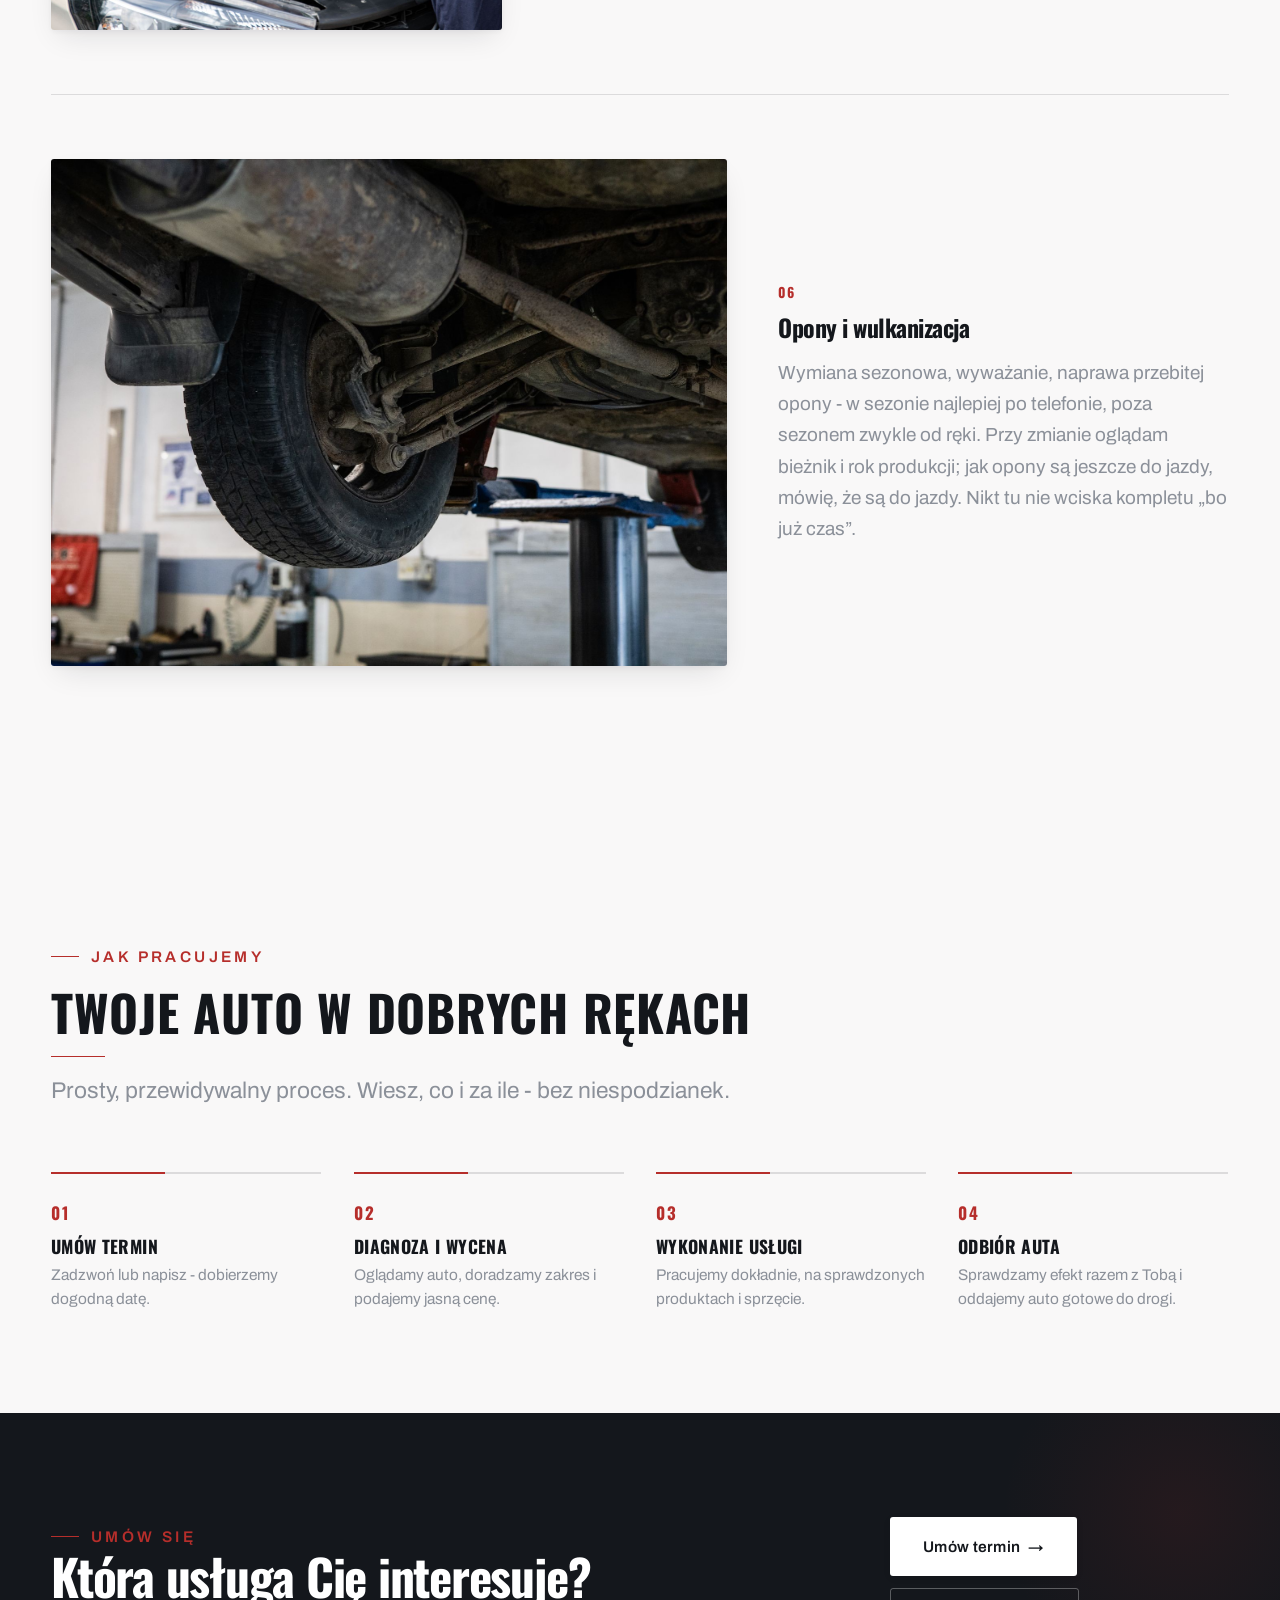
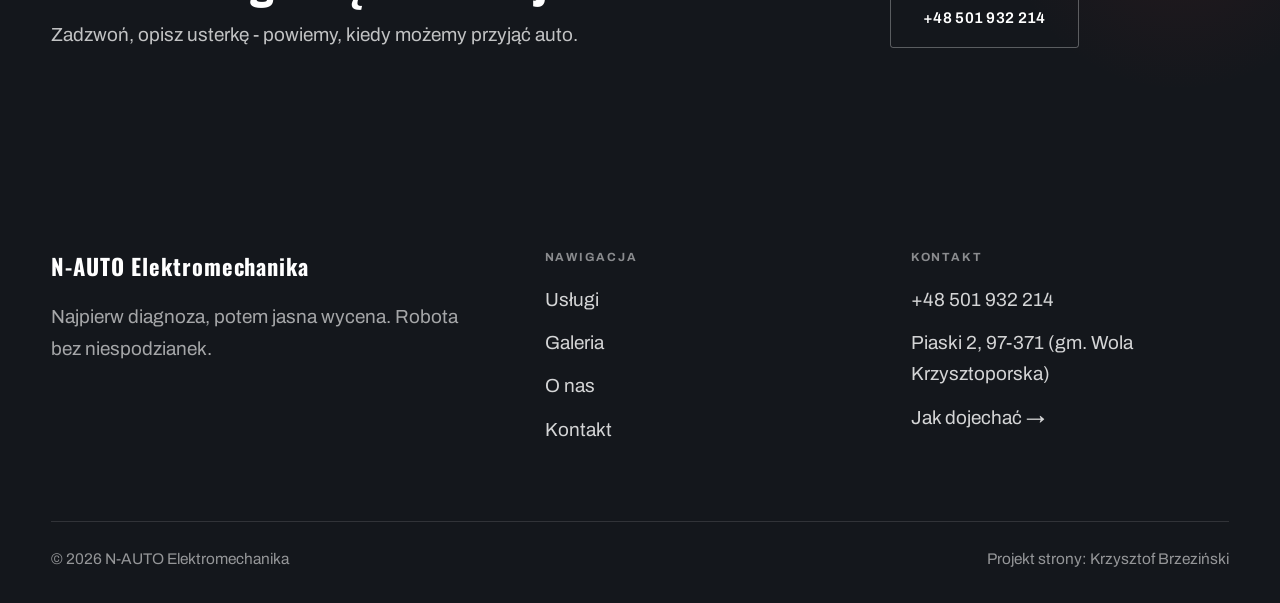
<file: oferta.html>
<!DOCTYPE html>
<html lang="pl">
<head>
<meta name="robots" content="noindex, nofollow">
<meta charset="UTF-8">
<meta name="viewport" content="width=device-width, initial-scale=1.0">
<title>Oferta - N-AUTO Elektromechanika</title>
<meta name="description" content="Mechanik Piaski - od przeglądu po rozrząd. Cena przed naprawą, gwarancja na robociznę, faktura VAT albo paragon. Zadzwoń: +48 501 932 214.">
<link rel="preconnect" href="https://fonts.googleapis.com">
<link rel="preconnect" href="https://fonts.gstatic.com" crossorigin>
<link href="https://fonts.googleapis.com/css2?family=Oswald:wght@500;600;700&family=Archivo:wght@400;500;600&display=swap" rel="stylesheet">
<link rel="stylesheet" href="assets/styles.css">
</head>
<body>

<header class="nav">
  <div class="wrap nav-inner">
    <a class="brand brand-has-logo" href="index.html"><img class="brand-logo" src="img/logo.png" alt="N-AUTO Elektromechanika"></a>
    <nav class="nav-links">
      <a href="oferta.html" class="active">Usługi</a>
      <a href="realizacje.html">Galeria</a>
      <a href="o-nas.html">O nas</a>
      <a href="kontakt.html">Kontakt</a>
      <a href="kontakt.html" class="btn btn-accent">Umów termin</a>
    </nav>
    <button class="nav-toggle" aria-label="Menu"><span></span><span></span><span></span></button>
  </div>
</header>

<section class="pagehead">
  <img src="img/g9.jpg" alt="N-AUTO Elektromechanika - Co robię">
  <div class="wrap">
    <span class="eyebrow">Oferta</span>
    <h1>Co robię</h1>
  </div>
</section>
<section>
  <div class="wrap">
    <div class="svc-row reveal">
      <div class="svc-row-art"><img src="img/g12.jpg" alt="Naprawa elektryki i elektroniki" loading="lazy"></div>
      <div>
        <span class="num">01</span>
        <h3>Naprawa elektryki i elektroniki</h3>
        <p class="muted">Auto nie odpala, świeci kontrolkami albo zżera akumulator? Szukam przyczyny: zwarcia, przetarte przewody, padnięte czujniki i moduły. Elektryka i elektronika to u mnie główny fach, nie dodatek do mechaniki.</p>
      </div>
    </div>
    <div class="svc-row rev reveal">
      <div class="svc-row-art"><img src="img/g13.jpg" alt="Sterowniki i podnoszenie mocy" loading="lazy"></div>
      <div>
        <span class="num">02</span>
        <h3>Sterowniki i podnoszenie mocy</h3>
        <p class="muted">Programowanie sterowników silnika: rozwiązywanie problemów z AdBlue, DPF i EGR oraz podnoszenie mocy pod konkretne auto. Najpierw diagnoza i szczera rozmowa o tym, co ma sens - bez obiecywania cudów.</p>
      </div>
    </div>
    <div class="svc-row reveal">
      <div class="svc-row-art"><img src="img/g14.jpg" alt="Naprawy mechaniczne" loading="lazy"></div>
      <div>
        <span class="num">03</span>
        <h3>Naprawy mechaniczne</h3>
        <p class="muted">Zawieszenie, hamulce, rozrząd, sprzęgło - wymieniam to, co faktycznie siadło, a nie wszystko dookoła. Przed robotą dostajesz wycenę: osobno części, osobno robocizna. Wyjdzie coś nowego w trakcie? Najpierw telefon do Ciebie, potem dalsza praca.</p>
      </div>
    </div>
    <div class="svc-row rev reveal">
      <div class="svc-row-art"><img src="img/g6.jpg" alt="Diagnostyka komputerowa" loading="lazy"></div>
      <div>
        <span class="num">04</span>
        <h3>Diagnostyka komputerowa</h3>
        <p class="muted">Świeci się kontrolka? Podłączam tester, czytam błędy i tłumaczę po ludzku, co znaczą - bez straszenia. Samo skasowanie błędu to zamiatanie pod dywan, więc szukam przyczyny: czujnik, przewód czy coś poważniejszego. Wyjeżdżasz z diagnozą i wyceną, nie z zagadką.</p>
      </div>
    </div>
    <div class="svc-row reveal">
      <div class="svc-row-art"><img src="img/about.jpg" alt="Dorabianie i programowanie kluczyków" loading="lazy"></div>
      <div>
        <span class="num">05</span>
        <h3>Dorabianie i programowanie kluczyków</h3>
        <p class="muted">Zgubiony kluczyk albo potrzebny zapasowy? Dorabiam i programuję kluczyki oraz piloty. Zadzwoń i powiedz, jakie masz auto - powiem od razu, czy to zrobię i ile zapłacisz.</p>
      </div>
    </div>
    <div class="svc-row rev reveal">
      <div class="svc-row-art"><img src="img/g8.jpg" alt="Opony i wulkanizacja" loading="lazy"></div>
      <div>
        <span class="num">06</span>
        <h3>Opony i wulkanizacja</h3>
        <p class="muted">Wymiana sezonowa, wyważanie, naprawa przebitej opony - w sezonie najlepiej po telefonie, poza sezonem zwykle od ręki. Przy zmianie oglądam bieżnik i rok produkcji; jak opony są jeszcze do jazdy, mówię, że są do jazdy. Nikt tu nie wciska kompletu „bo już czas”.</p>
      </div>
    </div>
  </div>
</section>
<section class="auto-proc">
  <div class="wrap">
    <div class="head reveal">
      <span class="eyebrow">Jak pracujemy</span>
      <h2>Twoje auto w dobrych rękach</h2>
      <p>Prosty, przewidywalny proces. Wiesz, co i za ile - bez niespodzianek.</p>
    </div>
    <ol class="auto-proc-row">
      <li class="reveal"><span class="ap-no">01</span><h3>Umów termin</h3><p>Zadzwoń lub napisz - dobierzemy dogodną datę.</p></li>
      <li class="reveal"><span class="ap-no">02</span><h3>Diagnoza i wycena</h3><p>Oglądamy auto, doradzamy zakres i podajemy jasną cenę.</p></li>
      <li class="reveal"><span class="ap-no">03</span><h3>Wykonanie usługi</h3><p>Pracujemy dokładnie, na sprawdzonych produktach i sprzęcie.</p></li>
      <li class="reveal"><span class="ap-no">04</span><h3>Odbiór auta</h3><p>Sprawdzamy efekt razem z Tobą i oddajemy auto gotowe do drogi.</p></li>
    </ol>
  </div>
</section>
<section class="cta">
  <div class="wrap">
    <div class="reveal">
      <span class="eyebrow">Umów się</span>
      <h2>Która usługa Cię interesuje?</h2>
      <p>Zadzwoń, opisz usterkę - powiemy, kiedy możemy przyjąć auto.</p>
    </div>
    <div class="cta-actions reveal">
      <a href="kontakt.html" class="btn btn-light">Umów termin <span class="arr">→</span></a>
      <a href="tel:+48501932214" class="btn btn-ghost" style="color:#fff;border-color:rgba(255,255,255,.3)">+48 501 932 214</a>
    </div>
  </div>
</section>

<footer>
  <div class="wrap">
    <div class="foot-grid">
      <div class="foot-brand">
        <div class="name">N-AUTO Elektromechanika</div>
        <p>Najpierw diagnoza, potem jasna wycena. Robota bez niespodzianek.</p>
      </div>
      <div class="foot-col">
        <h4>Nawigacja</h4>
        <a href="oferta.html">Usługi</a>
        <a href="realizacje.html">Galeria</a>
        <a href="o-nas.html">O nas</a>
        <a href="kontakt.html">Kontakt</a>
      </div>
      <div class="foot-col">
        <h4>Kontakt</h4>
        <a href="tel:+48501932214">+48 501 932 214</a>
        <p>Piaski 2, 97-371 (gm. Wola Krzysztoporska)</p>
        <a href="https://www.google.com/maps?cid=5011045357596778545" target="_blank" rel="noopener">Jak dojechać →</a>
      </div>
    </div>
    <div class="foot-bot">
      <span>© 2026 N-AUTO Elektromechanika</span>
      <span>Projekt strony: Krzysztof Brzeziński</span>
    </div>
  </div>
</footer>
<div class="sticky-reserve"><a class="sr-book" href="kontakt.html">Umów termin</a><a class="sr-call" href="tel:+48501932214" aria-label="Zadzwoń"><svg class="ico-tel" width="16" height="16" viewBox="0 0 24 24" fill="none" aria-hidden="true"><path d="M6.6 10.8a15.5 15.5 0 0 0 6.6 6.6l2.2-2.2a1 1 0 0 1 1-.24 11.4 11.4 0 0 0 3.6.58 1 1 0 0 1 1 1V20a1 1 0 0 1-1 1A17 17 0 0 1 3 4a1 1 0 0 1 1-1h3.5a1 1 0 0 1 1 1c0 1.25.2 2.46.58 3.6a1 1 0 0 1-.25 1l-2.23 2.2Z" fill="currentColor"/></svg></a></div>

<script src="assets/main.js"></script>
</body>
</html>
</file>
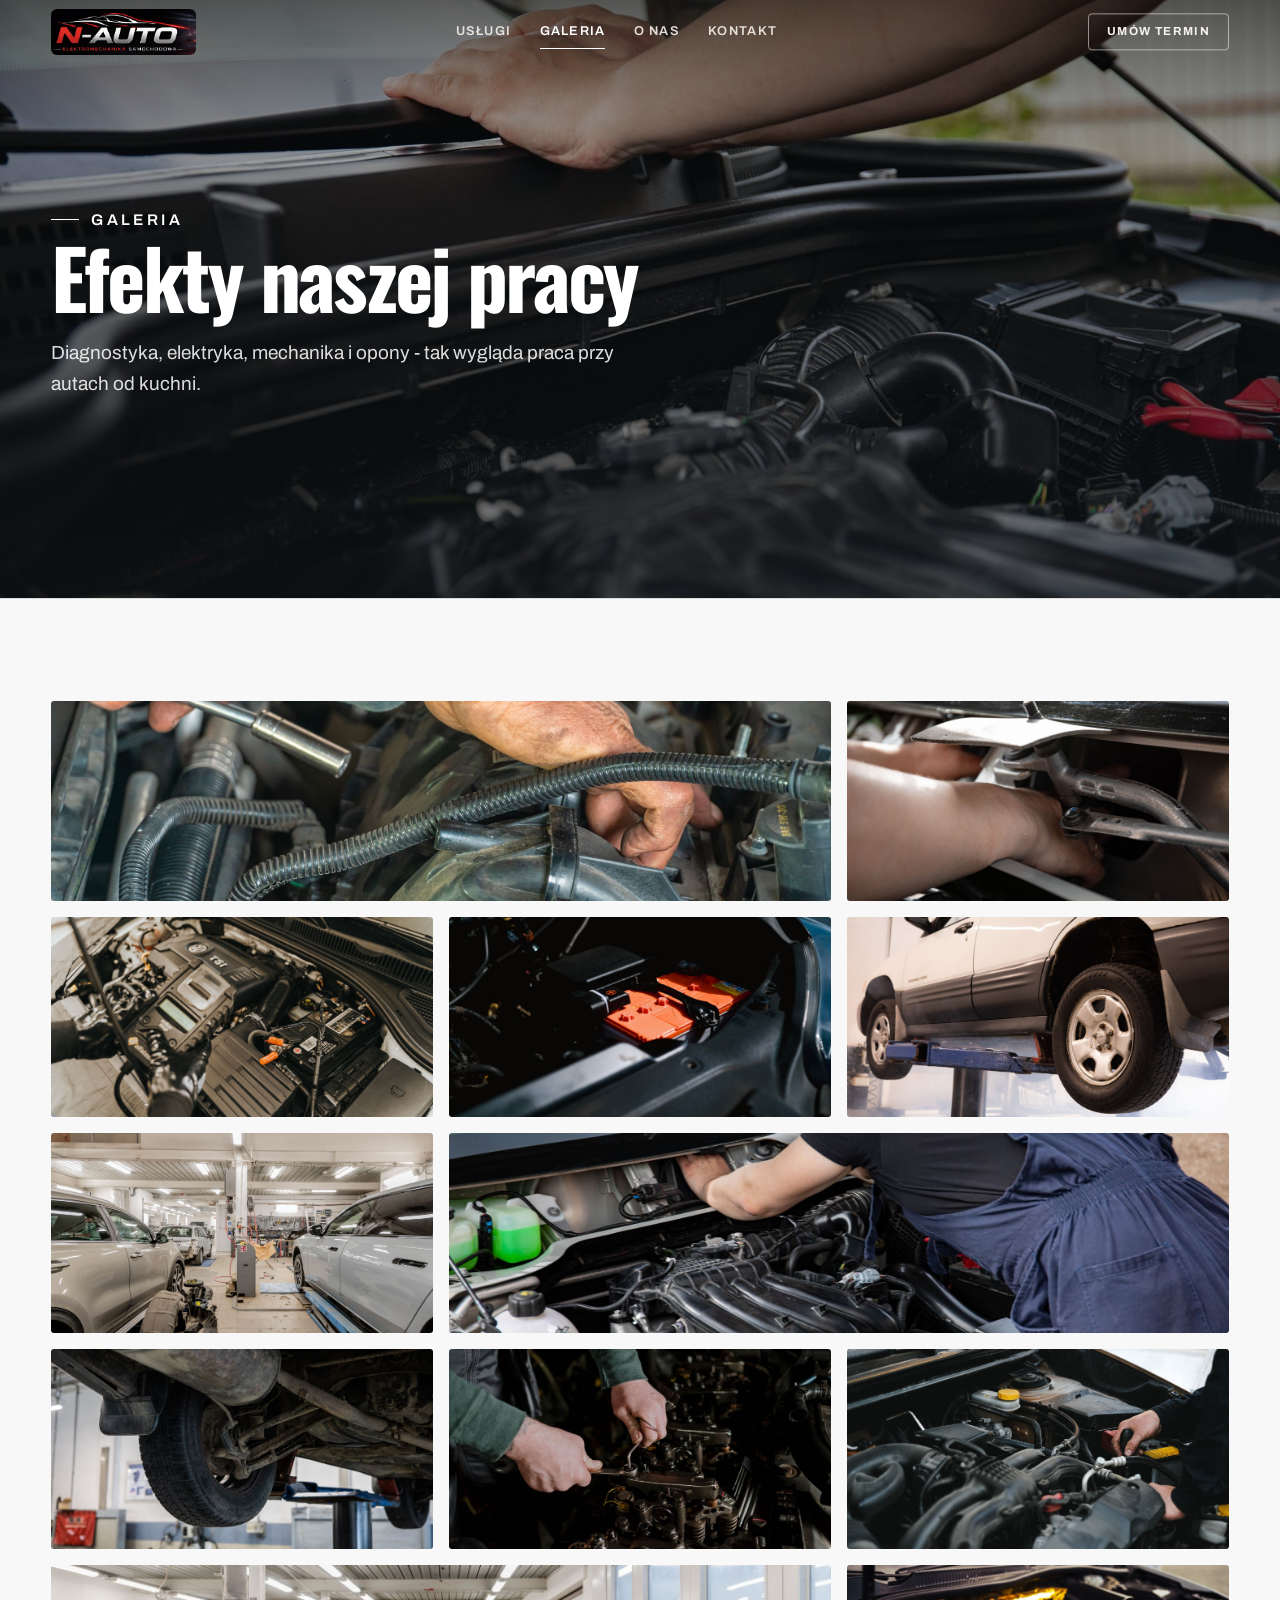
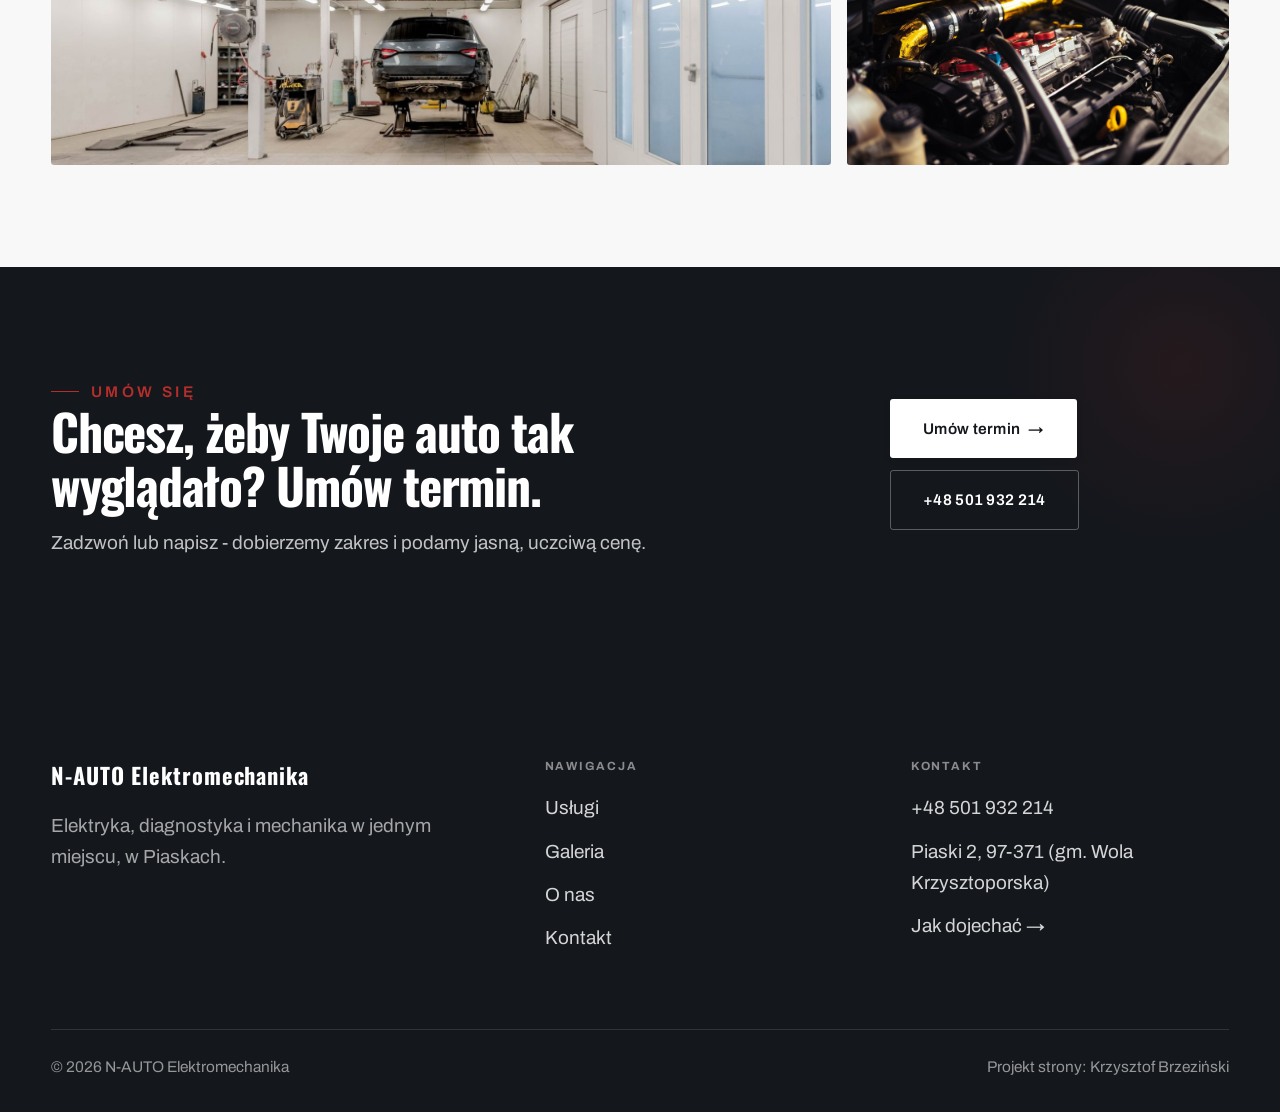
<file: realizacje.html>
<!DOCTYPE html>
<html lang="pl">
<head>
<meta name="robots" content="noindex, nofollow">
<meta charset="UTF-8">
<meta name="viewport" content="width=device-width, initial-scale=1.0">
<title>Realizacje - N-AUTO Elektromechanika</title>
<meta name="description" content="Realizacje N-AUTO Elektromechanika: Hala warsztatu, Wymiana rozrządu, Diagnostyka komputerowa, Serwis klimatyzacji, Wymiana opon">
<link rel="preconnect" href="https://fonts.googleapis.com">
<link rel="preconnect" href="https://fonts.gstatic.com" crossorigin>
<link href="https://fonts.googleapis.com/css2?family=Oswald:wght@500;600;700&family=Archivo:wght@400;500;600&display=swap" rel="stylesheet">
<link rel="stylesheet" href="assets/styles.css">
</head>
<body>

<header class="nav">
  <div class="wrap nav-inner">
    <a class="brand brand-has-logo" href="index.html"><img class="brand-logo" src="img/logo.png" alt="N-AUTO Elektromechanika"></a>
    <nav class="nav-links">
      <a href="oferta.html">Usługi</a>
      <a href="realizacje.html" class="active">Galeria</a>
      <a href="o-nas.html">O nas</a>
      <a href="kontakt.html">Kontakt</a>
      <a href="kontakt.html" class="btn btn-accent">Umów termin</a>
    </nav>
    <button class="nav-toggle" aria-label="Menu"><span></span><span></span><span></span></button>
  </div>
</header>

<section class="pagehead">
  <img src="img/g11.jpg" alt="N-AUTO Elektromechanika - Efekty naszej pracy">
  <div class="wrap">
    <span class="eyebrow">Galeria</span>
    <h1>Efekty naszej pracy</h1>
    <p>Diagnostyka, elektryka, mechanika i opony - tak wygląda praca przy autach od kuchni.</p>
  </div>
</section>
<section>
  <div class="wrap">
    <div class="gallery">
      <div class="tile t-two3 reveal"><img src="img/g1.jpg" alt="Praca przy silniku" loading="lazy"><div class="cap">Praca przy silniku</div></div>
      <div class="tile t-third reveal"><img src="img/g2.jpg" alt="Naprawy bieżące" loading="lazy"><div class="cap">Naprawy bieżące</div></div>
      <div class="tile t-third reveal"><img src="img/g3.jpg" alt="Diagnostyka komputerowa" loading="lazy"><div class="cap">Diagnostyka komputerowa</div></div>
      <div class="tile t-third reveal"><img src="img/g4.jpg" alt="Elektryka i akumulatory" loading="lazy"><div class="cap">Elektryka i akumulatory</div></div>
      <div class="tile t-third reveal"><img src="img/g5.jpg" alt="Wymiana opon" loading="lazy"><div class="cap">Wymiana opon</div></div>
      <div class="tile t-third reveal"><img src="img/g6.jpg" alt="Codzienna praca warsztatu" loading="lazy"><div class="cap">Codzienna praca warsztatu</div></div>
      <div class="tile t-two3 reveal"><img src="img/about.jpg" alt="N-AUTO Elektromechanika" loading="lazy"></div>
      <div class="tile t-third reveal"><img src="img/g8.jpg" alt="N-AUTO Elektromechanika" loading="lazy"></div>
      <div class="tile t-third reveal"><img src="img/g9.jpg" alt="N-AUTO Elektromechanika" loading="lazy"></div>
      <div class="tile t-third reveal"><img src="img/g10.jpg" alt="N-AUTO Elektromechanika" loading="lazy"></div>
      <div class="tile t-two3 reveal"><img src="img/g12.jpg" alt="N-AUTO Elektromechanika" loading="lazy"></div>
      <div class="tile t-third reveal"><img src="img/g13.jpg" alt="N-AUTO Elektromechanika" loading="lazy"></div>
    </div>
  </div>
</section>
<section class="cta">
  <div class="wrap">
    <div class="reveal">
      <span class="eyebrow">Umów się</span>
      <h2>Chcesz, żeby Twoje auto tak wyglądało? Umów termin.</h2>
      <p>Zadzwoń lub napisz - dobierzemy zakres i podamy jasną, uczciwą cenę.</p>
    </div>
    <div class="cta-actions reveal">
      <a href="kontakt.html" class="btn btn-light">Umów termin <span class="arr">→</span></a>
      <a href="tel:+48501932214" class="btn btn-ghost" style="color:#fff;border-color:rgba(255,255,255,.3)">+48 501 932 214</a>
    </div>
  </div>
</section>

<footer>
  <div class="wrap">
    <div class="foot-grid">
      <div class="foot-brand">
        <div class="name">N-AUTO Elektromechanika</div>
        <p>Elektryka, diagnostyka i mechanika w jednym miejscu, w Piaskach.</p>
      </div>
      <div class="foot-col">
        <h4>Nawigacja</h4>
        <a href="oferta.html">Usługi</a>
        <a href="realizacje.html">Galeria</a>
        <a href="o-nas.html">O nas</a>
        <a href="kontakt.html">Kontakt</a>
      </div>
      <div class="foot-col">
        <h4>Kontakt</h4>
        <a href="tel:+48501932214">+48 501 932 214</a>
        <p>Piaski 2, 97-371 (gm. Wola Krzysztoporska)</p>
        <a href="https://www.google.com/maps?cid=5011045357596778545" target="_blank" rel="noopener">Jak dojechać →</a>
      </div>
    </div>
    <div class="foot-bot">
      <span>© 2026 N-AUTO Elektromechanika</span>
      <span>Projekt strony: Krzysztof Brzeziński</span>
    </div>
  </div>
</footer>
<div class="sticky-reserve"><a class="sr-book" href="kontakt.html">Umów termin</a><a class="sr-call" href="tel:+48501932214" aria-label="Zadzwoń"><svg class="ico-tel" width="16" height="16" viewBox="0 0 24 24" fill="none" aria-hidden="true"><path d="M6.6 10.8a15.5 15.5 0 0 0 6.6 6.6l2.2-2.2a1 1 0 0 1 1-.24 11.4 11.4 0 0 0 3.6.58 1 1 0 0 1 1 1V20a1 1 0 0 1-1 1A17 17 0 0 1 3 4a1 1 0 0 1 1-1h3.5a1 1 0 0 1 1 1c0 1.25.2 2.46.58 3.6a1 1 0 0 1-.25 1l-2.23 2.2Z" fill="currentColor"/></svg></a></div>

<script src="assets/main.js"></script>
</body>
</html>
</file>
<file: assets/styles.css>
/* ============================================================
   STOLBASZ — premium, architektoniczny B2B fit-out
   Jasna paleta, zero brązu. System wg premium-web-craft.
   Projekt strony: Krzysztof Brzeziński
   ============================================================ */

:root{
  /* PALETA — jasna, architektoniczna, chłodna */
  --paper:#f4f5f7;          /* główne tło */
  --paper-2:#e7e9ee;        /* sekcje alternatywne (chłodny jasny szary) */
  --paper-3:#e7e9ee;        /* delikatne wypełnienia */
  --ink:#14171c;            /* tekst główny — chłodny grafit */
  --ink-soft:#1f242c;       /* nagłówki drugorzędne */
  --muted:#8b9099;          /* tekst poboczny */
  --line:rgba(20,23,28,.12);/* hairline */
  --accent:#c8a04a;         /* stonowany petrol-slate — jedyny akcent */
  --accent-d:#9a7a31;
  --accent-soft:rgba(200,160,74,.10);
  --dark:#14171c;           /* sekcje ciemne (stopka/CTA) */

  /* ODSTĘPY — skala 4/8 */
  --space-1:4px; --space-2:8px; --space-3:12px; --space-4:16px; --space-5:24px;
  --space-6:32px; --space-7:48px; --space-8:64px; --space-9:96px; --space-10:128px;

  /* TYPOGRAFIA — fluid clamp() (skala podbita 16.07.2026: większe, czytelniejsze litery — uwaga Adama) */
  --text-sm:clamp(.9rem,.87rem + .12vw,1rem);
  --text-base:clamp(1.08rem,1.04rem + .18vw,1.2rem);
  --text-lg:clamp(1.24rem,1.15rem + .34vw,1.44rem);
  --text-h3:clamp(1.34rem,1.22rem + .55vw,1.66rem);
  --text-h2:clamp(2.1rem,1.66rem + 2.1vw,3.1rem);
  --text-h1:clamp(2.9rem,2.1rem + 4vw,5.1rem);

  /* PROMIENIE — architektoniczne, raczej ostre */
  --r-sm:3px; --r-md:6px; --r-lg:10px;

  /* RUCH */
  --ease:cubic-bezier(.25,.46,.45,.94); --dur:.24s;

  /* CIENIE — miękkie, warstwowe */
  --sh-sm:0 1px 2px rgba(16,24,32,.04), 0 2px 8px rgba(16,24,32,.05);
  --sh-md:0 2px 6px rgba(16,24,32,.05), 0 12px 28px -8px rgba(16,24,32,.12);
  --sh-lg:0 6px 14px rgba(16,24,32,.07), 0 26px 56px -18px rgba(16,24,32,.22);

  --hairline:1px solid var(--line);

  --font-display:'Oswald','Archivo',sans-serif;
  --font-body:'Archivo',sans-serif;
}

*{box-sizing:border-box;margin:0;padding:0}
html{scroll-behavior:smooth}
body{
  font-family:var(--font-body);
  font-size:var(--text-base);
  line-height:1.65;
  color:var(--ink);
  background:var(--paper);
  -webkit-font-smoothing:antialiased;
  text-rendering:optimizeLegibility;
}
img{max-width:100%;display:block}
a{color:inherit;text-decoration:none}

.wrap{width:min(92%,1180px);margin-inline:auto}
section{padding-block:clamp(52px,6.5vw,96px)}

h1,h2,h3{font-family:var(--font-display);font-weight:700;line-height:1.08;letter-spacing:-.02em;color:var(--ink)}
h1{font-size:var(--text-h1);letter-spacing:-.035em}
h2{font-size:var(--text-h2);letter-spacing:-.025em}
h3{font-size:var(--text-h3)}
p{max-width:65ch}

.eyebrow{
  font-family:var(--font-body);
  font-size:var(--text-sm);
  font-weight:600;
  letter-spacing:.18em;
  text-transform:uppercase;
  color:var(--accent);
  display:inline-flex;align-items:center;gap:var(--space-3);
}
.eyebrow::before{content:"";width:28px;height:1px;background:var(--accent);display:inline-block}

.muted{color:var(--muted)}
.lead{font-size:var(--text-lg);line-height:1.55;color:var(--ink-soft);max-width:50ch}

/* ---------- BUTTONS ---------- */
.btn{
  display:inline-flex;align-items:center;gap:var(--space-2);
  font-weight:600;font-size:var(--text-sm);letter-spacing:.02em;
  padding:var(--space-4) var(--space-6);
  border-radius:var(--r-sm);
  transition:transform var(--dur) var(--ease),box-shadow var(--dur) var(--ease),background var(--dur) var(--ease);
  cursor:pointer;border:1px solid transparent;
}
.btn-accent{background:var(--accent);color:#fff;box-shadow:var(--sh-sm)}
.btn-accent:hover{background:var(--accent-d);transform:translateY(-2px);box-shadow:var(--sh-md)}
.btn-accent:active{transform:translateY(0);box-shadow:var(--sh-sm)}
.btn-ghost{background:transparent;color:var(--ink);border-color:var(--line)}
.btn-ghost:hover{border-color:var(--accent);color:var(--accent);transform:translateY(-2px)}
.btn-light{background:#fff;color:var(--ink);box-shadow:var(--sh-sm)}
.btn-light:hover{transform:translateY(-2px);box-shadow:var(--sh-md)}
.btn .arr{transition:transform var(--dur) var(--ease)}
.btn:hover .arr{transform:translateX(4px)}

/* ---------- NAV ---------- */
.nav{
  position:sticky;top:0;z-index:50;
  background:color-mix(in srgb,var(--paper) 88%,transparent);
  backdrop-filter:saturate(140%) blur(10px);
  border-bottom:var(--hairline);
}
.nav-inner{display:flex;align-items:center;justify-content:space-between;height:72px}
.brand{display:flex;flex-direction:column;line-height:1}
.brand .name{font-family:var(--font-display);font-weight:800;font-size:1.35rem;letter-spacing:.04em}
.brand .sub{font-size:.62rem;letter-spacing:.34em;text-transform:uppercase;color:var(--muted);margin-top:5px}
.nav-links{display:flex;align-items:center;gap:var(--space-6)}
.nav-links a{font-size:var(--text-sm);font-weight:500;color:var(--ink-soft);position:relative;padding-block:4px;transition:color var(--dur) var(--ease)}
.nav-links a::after{content:"";position:absolute;left:0;bottom:0;width:0;height:1.5px;background:var(--accent);transition:width var(--dur) var(--ease)}
.nav-links a:hover,.nav-links a.active{color:var(--ink)}
.nav-links a:hover::after,.nav-links a.active::after{width:100%}
.nav-links .btn{padding:var(--space-2) var(--space-5)}
/* przyciski w nav: właściwy kolor (przebij .nav-links a) + bez podkreślenia */
.nav-links a.btn-accent{color:#fff}
.nav-links a.btn-ghost,.nav-links a.btn-light{color:var(--ink)}
.nav-links a.btn::after{display:none}
.nav-toggle{display:none;background:none;border:none;cursor:pointer;flex-direction:column;gap:5px;padding:8px}
.nav-toggle span{width:24px;height:2px;background:var(--ink);transition:var(--dur)}

/* ---------- HERO (split) ---------- */
.hero{position:relative;overflow:hidden;border-bottom:var(--hairline)}
.hero-grid{display:grid;grid-template-columns:1.05fr .95fr;gap:clamp(24px,4vw,60px);align-items:center;
  padding-block:clamp(36px,4.5vw,64px)}
.hero-copy .eyebrow{margin-bottom:var(--space-5)}
.hero-copy h1{margin-bottom:var(--space-5)}
.hero-copy .lead{margin-bottom:var(--space-7)}
.hero-actions{display:flex;flex-wrap:wrap;gap:var(--space-4)}
.hero-art{position:relative;aspect-ratio:4/3;border-radius:var(--r-lg);overflow:hidden;box-shadow:var(--sh-lg)}
.hero-art img{width:100%;height:100%;object-fit:cover}
.hero-art::after{content:"";position:absolute;inset:0;background:linear-gradient(180deg,transparent 55%,rgba(18,24,28,.28))}
.hero-badge{position:absolute;left:var(--space-5);bottom:var(--space-5);z-index:2;
  background:rgba(252,252,251,.94);backdrop-filter:blur(4px);
  border-radius:var(--r-md);padding:var(--space-4) var(--space-5);box-shadow:var(--sh-md);max-width:78%}
.hero-badge strong{display:block;font-family:var(--font-display);font-size:1rem;letter-spacing:-.01em}
.hero-badge span{font-size:var(--text-sm);color:var(--muted)}

/* ---------- HERO duży / kinowy (strona główna) ---------- */
.hero-cine{position:relative;min-height:clamp(560px,82vh,840px);min-height:clamp(560px,82svh,840px);display:flex;align-items:center;overflow:hidden;border-bottom:var(--hairline)}
.hero-cine>img{position:absolute;inset:0;width:100%;height:100%;object-fit:cover;z-index:0}
.hero-cine::after{content:"";position:absolute;inset:0;z-index:1;
  background:linear-gradient(95deg,rgba(13,18,23,.86) 0%,rgba(13,18,23,.64) 32%,rgba(13,18,23,.24) 62%,rgba(13,18,23,.04) 100%)}
.hero-cine .wrap{position:relative;z-index:2;padding-block:var(--space-8)}
.hero-cine .hero-copy{max-width:660px}
.hero-cine .eyebrow{color:#fff;margin-bottom:var(--space-5)}
.hero-cine .eyebrow::before{background:#fff}
.hero-cine h1{color:#fff;margin-bottom:var(--space-5);font-size:clamp(2.9rem,2rem + 4.4vw,5.2rem)}
.hero-cine .lead{color:rgba(255,255,255,.92);max-width:48ch;margin-bottom:var(--space-7)}
.hero-cine .hero-actions{display:flex;flex-wrap:wrap;gap:var(--space-4)}
@media(max-width:680px){
  .hero-cine{min-height:clamp(520px,76vh,640px);min-height:clamp(520px,76svh,640px);align-items:flex-end}
  .hero-cine::after{background:linear-gradient(0deg,rgba(13,18,23,.9) 6%,rgba(13,18,23,.45) 55%,rgba(13,18,23,.25) 100%)}
  .hero-cine .wrap{padding-bottom:var(--space-9)}
}

/* full-bleed hero variant (podstrony) */
.pagehead{position:relative;min-height:46vh;min-height:46svh;display:flex;align-items:flex-end;overflow:hidden;border-bottom:var(--hairline)}
.pagehead img{position:absolute;inset:0;width:100%;height:100%;object-fit:cover}
.pagehead::after{content:"";position:absolute;inset:0;background:linear-gradient(180deg,rgba(18,24,28,.25),rgba(18,24,28,.62))}
.pagehead .wrap{position:relative;z-index:2;padding-block:var(--space-9);color:#fff}
.pagehead h1{color:#fff;max-width:18ch}
.pagehead .eyebrow{color:#fff}
.pagehead .eyebrow::before{background:#fff}
.pagehead p{color:rgba(255,255,255,.86);margin-top:var(--space-4);max-width:54ch}

/* ---------- STRIP (pasek skrótów / liczby) ---------- */
.strip{background:var(--dark);color:#fff}
.strip .wrap{display:grid;grid-template-columns:repeat(4,1fr);gap:var(--space-6);padding-block:var(--space-8)}
.strip .item .k{font-family:var(--font-display);font-size:clamp(1.6rem,1.2rem + 1.4vw,2.4rem);font-weight:800;letter-spacing:-.02em;color:#fff}
.strip .item .v{font-size:var(--text-sm);color:rgba(255,255,255,.66);margin-top:var(--space-2);line-height:1.45}
.strip .item{border-left:2px solid var(--accent);padding-left:var(--space-5)}

/* ---------- SECTION HEAD ---------- */
.head{max-width:48rem;margin-bottom:var(--space-8)}
.head.center{margin-inline:auto;text-align:center}
.head .eyebrow{margin-bottom:var(--space-4)}
.head h2{margin-bottom:var(--space-4)}
.head p{color:var(--muted);font-size:var(--text-lg);line-height:1.55}
.head.center p{margin-inline:auto}

/* ---------- INTRO SPLIT ---------- */
.split{display:grid;grid-template-columns:.92fr 1.08fr;gap:clamp(28px,5vw,80px);align-items:center}
.split.rev{grid-template-columns:1.08fr .92fr}
.split.rev .split-art{order:-1}
.split-art{position:relative;aspect-ratio:5/4;border-radius:var(--r-lg);overflow:hidden;box-shadow:var(--sh-lg)}
.split-art img{width:100%;height:100%;object-fit:cover}
.split-copy h2{margin-bottom:var(--space-5)}
.split-copy p+p{margin-top:var(--space-4)}
.split-copy .btn{margin-top:var(--space-6)}

/* ---------- SERVICES (zakres) ---------- */
.svc-grid{display:grid;grid-template-columns:repeat(auto-fit,minmax(280px,1fr));gap:var(--space-5)}
.svc{background:#fff;border:var(--hairline);border-radius:var(--r-md);padding:var(--space-7) var(--space-6);
  transition:transform var(--dur) var(--ease),box-shadow var(--dur) var(--ease),border-color var(--dur) var(--ease);
  position:relative;overflow:hidden}
.svc::before{content:"";position:absolute;left:0;top:0;width:3px;height:0;background:var(--accent);transition:height var(--dur) var(--ease)}
.svc:hover{transform:translateY(-4px);box-shadow:var(--sh-md);border-color:transparent}
.svc:hover::before{height:100%}
.svc .ic{font-family:var(--font-display);font-size:.8rem;font-weight:700;letter-spacing:.12em;color:var(--accent);margin-bottom:var(--space-4)}
.svc h3{margin-bottom:var(--space-3);font-size:1.22rem}
.svc p{color:var(--muted);font-size:var(--text-base);line-height:1.6}

/* big detailed service rows */
.svc-row{display:grid;grid-template-columns:.8fr 1.2fr;gap:clamp(20px,4vw,60px);align-items:center;padding-block:var(--space-8)}
.svc-row+.svc-row{border-top:var(--hairline)}
.svc-row.rev{grid-template-columns:1.2fr .8fr}
.svc-row.rev .svc-row-art{order:-1}
.svc-row-art{aspect-ratio:4/3;border-radius:var(--r-md);overflow:hidden;box-shadow:var(--sh-md)}
.svc-row-art img{width:100%;height:100%;object-fit:cover}
.svc-row h3{font-size:1.5rem;margin-bottom:var(--space-4)}
.svc-row .num{font-family:var(--font-display);font-size:.85rem;font-weight:700;letter-spacing:.14em;color:var(--accent);display:block;margin-bottom:var(--space-3)}
.svc-row ul{list-style:none;margin-top:var(--space-4);display:flex;flex-direction:column;gap:var(--space-2)}
.svc-row li{position:relative;padding-left:var(--space-5);color:var(--muted);font-size:var(--text-base)}
.svc-row li::before{content:"";position:absolute;left:0;top:.62em;width:8px;height:1px;background:var(--accent)}

/* ---------- GALLERY (realizacje) ---------- */
.gallery{display:grid;grid-template-columns:repeat(12,1fr);gap:var(--space-4);grid-auto-rows:200px}
/* GALERIA MASONRY — pionowe zdjęcia (portrety beauty/wellness) bez przycinania: kolumny, height auto */
.gallery-masonry{column-count:3;column-gap:var(--space-4)}
@media(max-width:900px){.gallery-masonry{column-count:2}}
@media(max-width:560px){.gallery-masonry{column-count:1}}
.gallery-masonry .m-tile{break-inside:avoid;margin:0 0 var(--space-4);padding:0;position:relative;overflow:hidden;border-radius:var(--r-md);border:1px solid var(--line)}
.gallery-masonry .m-tile img{width:100%;height:auto;display:block}
.gallery-masonry .m-tile .cap{position:absolute;left:0;right:0;bottom:0;padding:var(--space-4);color:#fff;background:linear-gradient(0deg,rgba(0,0,0,.55),transparent);font-size:var(--text-sm)}
.gallery-masonry .m-tile .cap small{display:block;font-weight:400;opacity:.78;letter-spacing:.04em;text-transform:uppercase;font-size:.66rem;margin-top:3px}
.tile{position:relative;overflow:hidden;border-radius:var(--r-md);box-shadow:var(--sh-sm);
  transition:transform var(--dur) var(--ease),box-shadow var(--dur) var(--ease)}
.tile img{width:100%;height:100%;object-fit:cover;transition:transform .6s var(--ease)}
.tile:hover{box-shadow:var(--sh-md)}
.tile:hover img{transform:scale(1.05)}
.tile .cap{position:absolute;left:0;right:0;bottom:0;padding:var(--space-5) var(--space-4) var(--space-4);
  background:linear-gradient(transparent,rgba(18,24,28,.78));color:#fff;
  font-size:var(--text-sm);font-weight:600;letter-spacing:.01em;
  opacity:0;transform:translateY(8px);transition:var(--dur) var(--ease)}
.tile:hover .cap{opacity:1;transform:translateY(0)}
.tile .cap small{display:block;font-weight:400;opacity:.78;letter-spacing:.04em;text-transform:uppercase;font-size:.66rem;margin-top:3px}
/* bento spans */
.t-wide{grid-column:span 6}
.t-tall{grid-column:span 6;grid-row:span 2}
.t-std{grid-column:span 6}
.t-third{grid-column:span 4}
.t-two3{grid-column:span 8}

/* ---------- TRUST / WIARYGODNOŚĆ ---------- */
.trust{background:var(--paper-2)}
.trust-grid{display:grid;grid-template-columns:repeat(auto-fit,minmax(240px,1fr));gap:var(--space-5);margin-top:var(--space-7)}
.trust-card{background:#fff;border-radius:var(--r-md);padding:var(--space-7) var(--space-6);box-shadow:var(--sh-sm);border-top:3px solid var(--accent)}
.trust-card .big{font-family:var(--font-display);font-size:clamp(1.8rem,1.3rem + 1.6vw,2.6rem);font-weight:800;letter-spacing:-.02em;color:var(--ink);line-height:1}
.trust-card h3{font-size:1.12rem;margin:var(--space-3) 0 var(--space-2)}
.trust-card p{color:var(--muted);font-size:var(--text-base);line-height:1.55}

/* ---------- CTA band ---------- */
.cta{background:var(--dark);color:#fff;position:relative;overflow:hidden}
.cta .wrap{display:grid;grid-template-columns:1.4fr .6fr;gap:var(--space-7);align-items:center;position:relative;z-index:2}
.cta h2{color:#fff;max-width:20ch}
.cta p{color:rgba(255,255,255,.74);margin-top:var(--space-4)}
.cta-actions{display:flex;flex-direction:column;gap:var(--space-3);align-items:flex-start}
.cta::before{content:"";position:absolute;right:-80px;top:-80px;width:360px;height:360px;border-radius:50%;
  background:radial-gradient(circle,var(--accent-soft),transparent 70%)}

/* ---------- CONTACT ---------- */
.contact-grid{display:grid;grid-template-columns:.85fr 1.15fr;gap:clamp(28px,4vw,56px);align-items:start}
.info-list{display:flex;flex-direction:column;gap:var(--space-2)}
.info-row{display:flex;gap:var(--space-4);align-items:flex-start;padding-block:var(--space-4);border-bottom:var(--hairline)}
.info-row .ic{flex:none;width:42px;height:42px;display:grid;place-items:center;border-radius:50%;
  background:var(--accent-soft);color:var(--accent);font-size:1.05rem}
.info-row .lbl{font-size:.72rem;letter-spacing:.14em;text-transform:uppercase;color:var(--muted)}
.info-row .val{font-weight:600;font-size:var(--text-base);margin-top:2px}
.info-row a.val:hover{color:var(--accent)}
.map{border:none;border-radius:var(--r-lg);box-shadow:var(--sh-md);width:100%;height:100%;min-height:380px;filter:grayscale(.2) contrast(1.02)}
.form{background:#fff;border:var(--hairline);border-radius:var(--r-lg);padding:clamp(24px,3vw,40px);box-shadow:var(--sh-sm)}
.form .fld{margin-bottom:var(--space-5)}
.form label{display:block;font-size:var(--text-sm);font-weight:600;margin-bottom:var(--space-2)}
.form input,.form textarea{width:100%;font-family:inherit;font-size:var(--text-base);color:var(--ink);
  padding:var(--space-4);border:var(--hairline);border-radius:var(--r-sm);background:var(--paper);transition:border-color var(--dur)}
.form input:focus,.form textarea:focus{outline:none;border-color:var(--accent);background:#fff}
.form textarea{resize:vertical;min-height:120px}
.form .note{font-size:var(--text-sm);color:var(--muted);margin-top:var(--space-3)}

/* ---------- FOOTER ---------- */
footer{background:var(--dark);color:#fff;padding-block:var(--space-9) var(--space-6)}
.foot-grid{display:grid;grid-template-columns:1.4fr 1fr 1fr;gap:var(--space-7);margin-bottom:var(--space-8)}
.foot-brand .name{font-family:var(--font-display);font-weight:800;font-size:1.4rem;letter-spacing:.04em}
.foot-brand p{color:rgba(255,255,255,.62);margin-top:var(--space-4);font-size:var(--text-base);max-width:38ch}
.foot-col h4{font-size:.74rem;letter-spacing:.16em;text-transform:uppercase;color:rgba(255,255,255,.5);margin-bottom:var(--space-4)}
.foot-col a,.foot-col p{display:block;color:rgba(255,255,255,.82);font-size:var(--text-base);margin-bottom:var(--space-3)}
.foot-col a:hover{color:#fff}
.foot-bot{border-top:1px solid rgba(255,255,255,.12);padding-top:var(--space-5);display:flex;justify-content:space-between;flex-wrap:wrap;gap:var(--space-3);
  font-size:var(--text-sm);color:rgba(255,255,255,.55)}
.foot-bot a:hover{color:#fff}

/* ---------- REVEAL ---------- */
.reveal{opacity:0;transform:translateY(22px);transition:opacity .6s var(--ease),transform .6s var(--ease)}
.reveal.in{opacity:1;transform:none}

/* ---------- RESPONSIVE ---------- */
@media(max-width:920px){
  .hero-grid,.split,.split.rev,.svc-row,.svc-row.rev,.cta .wrap,.contact-grid,.foot-grid{grid-template-columns:1fr}
  .split.rev .split-art,.svc-row.rev .svc-row-art{order:0}
  .hero-art{aspect-ratio:16/10;max-height:420px}
  .strip .wrap{grid-template-columns:repeat(2,1fr);gap:var(--space-7)}
  .gallery{grid-auto-rows:180px}
  .t-wide,.t-tall,.t-std,.t-third,.t-two3{grid-column:span 6}
  .t-tall{grid-row:span 1}
  .cta-actions{flex-direction:row;flex-wrap:wrap}
  .foot-grid{gap:var(--space-6)}
}
@media(max-width:680px){
  .nav-links{position:fixed;inset:72px 0 auto 0;background:var(--paper);flex-direction:column;align-items:stretch;
    gap:0;padding:var(--space-4) 6%;border-bottom:var(--hairline);box-shadow:var(--sh-md);
    transform:translateY(-120%);transition:transform var(--dur) var(--ease)}
  .nav-links.open{transform:translateY(0)}
  .nav-links a{padding-block:var(--space-4);border-bottom:var(--hairline)}
  .nav-links .btn{margin-top:var(--space-3);justify-content:center}
  .nav-toggle{display:flex}
  .strip .wrap{grid-template-columns:1fr}
  .gallery{grid-template-columns:repeat(6,1fr)}
  .foot-grid{grid-template-columns:1fr}
}
@media(prefers-reduced-motion:reduce){
  *{animation-duration:.01ms!important;transition:none!important}
  .reveal{opacity:1!important;transform:none!important}
  html{scroll-behavior:auto}
}

/* ============================================================
   PREMIUM LAYER — destylat deep-researchu branż (anty-AI, spokój).
   Zmienne STOLBASZ (--accent/--ink/--paper/--line/--dark). Ruch ledwo
   zauważalny, krzywa cubic-bezier(.16,.84,.44,1); prefers-reduced-motion
   pokryte blanketem wyżej. Karty hairline zamiast cieni = #1 sygnał „nie-AI".
   ============================================================ */

/* więcej oddechu między sekcjami (liderzy: 110-130px) */
section{padding-block:clamp(64px,8vw,128px)}

/* 1) Aksamitny reveal — dłuższa, miękka krzywa zamiast „skoku" */
.reveal{transition:opacity .9s cubic-bezier(.16,.84,.44,1),transform .9s cubic-bezier(.16,.84,.44,1);will-change:opacity,transform}
/* stagger TYLKO w galerii (tam pozycja = porządek dzieci) */
.gallery .reveal:nth-child(2){transition-delay:.07s}
.gallery .reveal:nth-child(3){transition-delay:.14s}
.gallery .reveal:nth-child(4){transition-delay:.21s}
.gallery .reveal:nth-child(5){transition-delay:.28s}
.gallery .reveal:nth-child(6){transition-delay:.35s}

/* 2) Hero STATYCZNY na .hero-cine — Ken Burns CAŁKIEM WYŁĄCZONY 26.06 (3. zgłoszenie Szymona).
   GENEZA: animowanie scale na <img> hero z teksturami (cegły/framugi) re-samplinguje obraz
   klatka po klatce → na części ekranów drobne drganie/shimmer = „heroshot się trzęsie".
   translateY usunięto wcześniej, scale-only + will-change/GPU NIE wystarczyły do GWARANCJI gładkości.
   Krzysztof zażądał pewności („make sure, że błąd się nie pojawi") > efekt. Zero animacji = 0% drgania.
   Delikatny zoom zostaje TYLKO w pełnoekranowych hero gastro/studio (hg-bg/hs-bg — tło, inny
   mechanizm, chwalone, nigdy nie zgłaszane). NIE wracać do KB na .hero-cine bez realnego testu
   na sprzęcie klienta — to ryzyko regresji „trzęsienia”. */
/* BEZPIECZNY "wow" na hero = jednorazowy FADE-IN (opacity), nie zoom.
   opacity nie dotyka bitmapy → gładkie na KAŻDYM zdjęciu/ekranie/GPU, zero ryzyka migotania.
   Geometryczny ruch (scale/translate) na .hero-cine jest ZAKAZANY (bramka pilnuje). */
@keyframes heroFade{from{opacity:0}to{opacity:1}}
.hero-cine>img{transform:none;animation:heroFade 1.1s ease-out both}

/* 3) Akcentowy hairline pod nagłówkiem sekcji, który „rysuje się" przy wejściu */
.head h2{position:relative;padding-bottom:18px}
.head h2::after{content:"";position:absolute;left:0;bottom:0;height:1px;width:0;background:var(--accent);transition:width 1s cubic-bezier(.16,.84,.44,1) .15s}
.head.center h2::after{left:50%;transform:translateX(-50%)}
.head.reveal.in h2::after,.head.center.reveal.in h2::after{width:54px}

/* 4) Karty HAIRLINE zamiast cieni/zaokrągleń (najmocniejszy anty-AI detal) */
.svc{background:transparent;border:1px solid var(--line);border-radius:var(--r-sm);box-shadow:none}
.svc:hover{box-shadow:none;border-color:var(--accent);transform:translateY(-3px)}
.trust-card{background:transparent;box-shadow:none;border:1px solid var(--line);border-top:2px solid var(--accent);border-radius:var(--r-sm)}
.tile{box-shadow:none;border-radius:var(--r-sm)}
.tile:hover{box-shadow:none}

/* 5) Sticky-nav kondensuje się po przewinięciu (sygnał dopracowania) */
.nav{transition:box-shadow .4s ease,background .4s ease}
.nav.is-stuck{box-shadow:0 1px 0 var(--line),0 14px 30px -24px rgba(0,0,0,.45)}
.nav-inner{transition:height .35s var(--ease)}
.nav.is-stuck .nav-inner{height:60px}

/* 6) MANIFESTO — pełnoekranowy cytat-bohater (zastępuje generyczne „Dlaczego my") */
.manifesto{background:var(--paper-2);text-align:center}
.manifesto .wrap{max-width:60rem}
.manifesto p{font-family:var(--font-display);font-style:italic;font-size:clamp(1.6rem,1rem + 2.4vw,2.8rem);line-height:1.32;color:var(--ink-soft);margin-inline:auto;max-width:26ch;position:relative;padding-top:var(--space-8)}
.manifesto p::before{content:"";position:absolute;top:0;left:50%;transform:translateX(-50%);width:54px;height:1px;background:var(--accent)}
.manifesto p span{color:var(--accent);font-style:italic}

/* 7) GATEWAYS — 3 duże bramy-zdjęcia (zamiast paska menu usług) */
.gateways{display:grid;grid-template-columns:repeat(3,1fr);gap:var(--space-4)}
.gateway{position:relative;aspect-ratio:3/4;overflow:hidden;border-radius:var(--r-sm);display:block}
.gateway img{width:100%;height:100%;object-fit:cover;transition:transform .8s var(--ease),filter .5s var(--ease)}
.gateway::after{content:"";position:absolute;inset:0;background:linear-gradient(180deg,transparent 38%,rgba(18,24,28,.74))}
.gateway:hover img{transform:scale(1.05);filter:brightness(1.05)}
.gateway .g-ttl{position:absolute;left:0;right:0;bottom:0;z-index:2;padding:var(--space-6) var(--space-5);color:#fff;font-family:var(--font-display);font-size:1.45rem;letter-spacing:-.01em;line-height:1.15}
.gateway .g-ttl small{display:block;font-family:var(--font-body);font-size:var(--text-sm);font-weight:400;opacity:.82;letter-spacing:.03em;margin-top:5px}
@media(max-width:760px){.gateways{grid-template-columns:1fr}.gateway{aspect-ratio:16/10}}

/* 8) LOGO klienta w nagłówku (gdy podane --logo) */
/* 52px domyślnie (feedback Bartka 06.07.2026: 40px ginęło, uwaga padła 3x; ~56px sprawdzone na żywym demie anna-borowiec-makeup) */
.brand-logo{height:64px;width:auto;max-width:300px;object-fit:contain;display:block}
.nav.is-stuck .brand-logo{height:52px}
@media(max-width:680px){.brand-logo{height:46px;max-width:210px}}


/* === RWD: nagłówki na wąskich ekranach (dodane 17.07.2026 razem z fixem clamp) ===
   Po przywróceniu działania clamp() dolna granica --text-h1 (2.9rem) rozpychała
   dokument przy długich polskich słowach na telefonach. Tu ją zjeżdżamy. */
@media (max-width:560px){
  :root{
    --text-h1:clamp(1.9rem, 1.15rem + 4.4vw, 2.7rem);
    --text-h2:clamp(1.5rem, 1rem + 3vw, 2.1rem);
  }
  .hero-cine h1{font-size:clamp(1.9rem, 1.15rem + 4.4vw, 2.7rem)}
  h1,h2{overflow-wrap:break-word}
}

/* GODZINY (godziny_grid z briefu) — dzień po lewej, godziny po prawej. Wcześniej BRAK stylu
   powodował sklejenie "Poniedziałek-Piątek8:00-20:00" (dodane 2026-07-21). Neutralne dla dem bez grafiku. */
.godz{display:flex;flex-direction:column;gap:2px;max-width:440px;margin-top:8px}
.godz-row{display:flex;justify-content:space-between;align-items:baseline;gap:24px;padding:10px 0;border-bottom:1px solid var(--line)}
.godz-row:last-child{border-bottom:0}
.godz-row b{font-weight:600;color:var(--ink)}
.godz-row span{color:var(--muted);white-space:nowrap}

/* === rodzina: auto === */
/* ============================================================
   RODZINA: AUTO (detailing / auto-serwis / powłoki / lakiernictwo / myjnia)
   Doklejane NA WIERZCH base.css. Skin auto (Oswald + grafit/bursztyn).
   Filozofia: PREMIUM, MĘSKO, TECHNICZNIE + "Umów termin". Jasna baza, ciemne kinowe hero, Oswald CAPS.
   (Świadomie BEZ ciemnej bazy - dark-skin guard wymusza jasne tło; ciemne hero+paski daja dramat.)
   FAZA 3 (research wf_5b470404, topowe studia detailingu/powłok): osobny układ - hero-auto (kicker+claim+1 CTA),
   nav fixed przezroczysty->ciemny grafit + zwijany, spec-ribbon (sygnatura), pakiety powłok (1 ciemny band),
   before/after suwak, poziomy "bay" proces, marki. Pakiety/before-after/marki = BRAMKOWANE (tylko z reconu).
   ============================================================ */

/* --- Wersaliki na nagłówkach sekcji (motorsport/inżynierski sznyt) --- */
.head h2{text-transform:uppercase;letter-spacing:.015em}
.eyebrow{letter-spacing:.22em}

/* --- Ostrzejsze, "techniczne" karty --- */
.svc,.trust-card,.tile,.gateway,.svc-row-art,.split-art{border-radius:var(--r-sm)}

/* --- STICKY "Umów termin" (mobile) --- */
.sticky-reserve{display:none}
@media(max-width:820px){
  .sticky-reserve{display:flex;position:fixed;left:0;right:0;bottom:0;z-index:90;
    background:var(--line);box-shadow:0 -6px 20px -10px rgba(0,0,0,.4)}
  .sticky-reserve a{padding:15px 8px;text-align:center;font-weight:700;font-size:.95rem;text-transform:uppercase;letter-spacing:.03em}
  .sr-book{flex:1;background:var(--accent);color:#fff}
  .sr-call{width:60px;background:var(--paper);color:var(--ink);font-size:1.15rem;border-left:1px solid var(--line)}
  body{padding-bottom:56px}
}

/* ============================================================
   FAZA 3 - OSOBNY UKŁAD AUTO (detailing/powłoki). Wszystko poniżej doklejane na wierzch.
   ============================================================ */

/* --- Brass = ciemny tekst dla kontrastu (mosiądz #c8a04a + biel = za słaby kontrast) --- */
.btn-accent{color:#14171c}
.btn-accent:hover{color:#14171c}

/* === HERO AUTO: pełnoekranowe ciemne kino, blok dolny-lewy, Ken Burns, kontrast gwarantowany === */
.hero-auto{position:relative;height:100vh;height:100svh;min-height:560px;display:flex;align-items:flex-end;overflow:hidden;isolation:isolate;background:#0a0c0f}
.hero-auto .ha-bg{position:absolute;inset:0;width:100%;height:100%;object-fit:cover;z-index:-2;will-change:transform}
/* Ken Burns = TYLKO scale (zero translate = zero dryfu), DESKTOP-only (min-width:900) - zgodnie z konwencją base.css heroBreath, anty-jank na mobile */
@keyframes haKen{from{transform:scale(1.04)}to{transform:scale(1.12)}}
@media(min-width:900px){.hero-auto .ha-bg{animation:haKen 30s ease-out infinite alternate}}
/* Kontrast GWARANTOWANY niezależnie od zdjęcia: (a) ciemna LEWA kolumna pod tekstem (tekst jest do lewej, top->bottom),
   (b) górny scrim pod nav + dolny scrim. Nie liczymy na ciemne zdjęcie. */
.hero-auto .ha-veil{position:absolute;inset:0;z-index:-1;
  background:linear-gradient(90deg,rgba(10,12,15,.76) 0%,rgba(10,12,15,.34) 32%,rgba(10,12,15,0) 60%),
             linear-gradient(180deg,rgba(10,12,15,.42) 0%,rgba(10,12,15,0) 30%,rgba(10,12,15,.55) 78%,rgba(10,12,15,.82) 100%)}
.ha-inner{position:relative;z-index:2;margin:0 0 clamp(2.6rem,7vh,5rem) clamp(1.4rem,5vw,4rem);max-width:32ch}
.ha-tick{display:block;width:48px;height:3px;background:var(--accent);margin-bottom:clamp(1rem,2.4vh,1.6rem)}
.ha-kicker{display:block;font-family:var(--font-display);font-weight:600;text-transform:uppercase;
  letter-spacing:.22em;font-size:clamp(.72rem,1.4vw,.86rem);color:var(--accent);text-shadow:0 1px 10px rgba(0,0,0,.5)}
.ha-claim{font-family:var(--font-display);font-weight:700;text-transform:uppercase;letter-spacing:.005em;line-height:1.02;
  font-size:clamp(2.3rem,5.6vw,4.4rem);color:#fff;margin:clamp(.7rem,1.6vh,1.1rem) 0 clamp(1.5rem,3vh,2.2rem);
  text-shadow:0 2px 18px rgba(0,0,0,.55)}
.ha-cta{margin:0}
.ha-rating{margin:clamp(1rem,2vh,1.4rem) 0 0;color:#fff;font-weight:600;letter-spacing:.02em;font-size:var(--text-sm);opacity:.94;text-shadow:0 1px 10px rgba(0,0,0,.5)}
@media(max-width:640px){.ha-claim{font-size:clamp(2rem,9vw,2.7rem)}.ha-inner{margin-bottom:clamp(2rem,9vh,3.4rem)}}
@media(prefers-reduced-motion:reduce){.hero-auto .ha-bg{animation:none}}

/* === SPEC-RIBBON: poziomy pasek etykiet usług tuż pod hero (sygnatura strukturalna, NIE liczby) === */
.spec-ribbon{background:var(--paper);border-bottom:1px solid var(--line);padding-block:0}
.spec-ribbon .wrap{padding-block:var(--space-5)}
.sr-row{display:flex;flex-wrap:wrap;justify-content:center;align-items:center;gap:clamp(.8rem,2.4vw,2rem);list-style:none;margin:0;padding:0}
.sr-row li{font-family:var(--font-display);font-weight:600;text-transform:uppercase;letter-spacing:.14em;
  font-size:clamp(.7rem,1.3vw,.82rem);color:var(--ink-soft);display:flex;align-items:center}
.sr-row li:not(:last-child)::after{content:"";width:5px;height:5px;border-radius:50%;background:var(--accent);margin-left:clamp(.8rem,2.4vw,2rem)}

/* === PAKIETY POWŁOK: jedyny ciemny carbon-band w jasnej stronie (BRAMKOWANE) === */
.auto-dark{background:var(--ink)}
.auto-dark .head h2{color:#fff}
.auto-dark .head p{color:rgba(244,245,247,.74)}
.auto-dark .eyebrow{color:var(--accent)}
.auto-dark .eyebrow::before{background:var(--accent)}
.pakiety-grid{display:grid;grid-template-columns:repeat(3,1fr);gap:var(--space-6);margin-top:var(--space-8)}
.pakiet{background:rgba(255,255,255,.045);border:1px solid rgba(255,255,255,.12);border-radius:var(--r-sm);
  padding:var(--space-7) var(--space-6);display:flex;flex-direction:column;gap:var(--space-4)}
.pakiet h3{font-family:var(--font-display);text-transform:uppercase;letter-spacing:.04em;color:#fff;font-size:1.3rem}
.pak-lata{display:flex;align-items:baseline;gap:.5rem}
.pak-lata b{font-family:var(--font-display);font-size:2.4rem;line-height:1;color:var(--accent);font-weight:700}
.pak-lata span{font-size:var(--text-sm);color:rgba(244,245,247,.7);text-transform:uppercase;letter-spacing:.08em}
.pak-opis{color:rgba(244,245,247,.76);font-size:var(--text-base);line-height:1.6}
.pak-zakres{list-style:none;margin:0;padding:0;display:flex;flex-direction:column;gap:.6rem}
.pak-zakres li{position:relative;padding-left:1.4rem;padding-bottom:.6rem;color:rgba(244,245,247,.84);
  font-size:var(--text-sm);border-bottom:1px solid rgba(255,255,255,.08)}
.pak-zakres li::before{content:"";position:absolute;left:0;top:.55em;width:8px;height:2px;background:var(--accent)}
.pak-cena{margin-top:auto;font-family:var(--font-display);font-size:1.3rem;color:#fff;letter-spacing:.01em}
.pak-cta{margin-top:auto;color:var(--accent);font-weight:600;font-size:var(--text-sm);display:inline-flex;align-items:center;gap:.4rem}
.pak-cta:hover{color:#fff}
@media(max-width:900px){.pakiety-grid{grid-template-columns:1fr;max-width:32rem;margin-inline:auto}}

/* === BEFORE / AFTER: suwak (JASNE, NIE ciemny band). Oba zdjęcia full-size = ten sam kadr; clip-path odsłania === */
.auto-ba .ba-slider{position:relative;--ba-pos:50%;max-width:62rem;margin:var(--space-8) auto 0;aspect-ratio:16/9;
  overflow:hidden;border-radius:var(--r-sm);border:1px solid var(--line);touch-action:none;user-select:none;cursor:ew-resize}
.ba-slider img{position:absolute;inset:0;width:100%;height:100%;object-fit:cover;display:block}
.ba-before-wrap{position:absolute;inset:0;clip-path:inset(0 calc(100% - var(--ba-pos)) 0 0)}
.ba-lab{position:absolute;top:var(--space-4);z-index:3;font-family:var(--font-display);text-transform:uppercase;
  letter-spacing:.1em;font-size:.7rem;color:#fff;background:rgba(10,12,15,.6);padding:.3rem .6rem;border-radius:2px}
.ba-lab-l{left:var(--space-4)}
.ba-lab-r{right:var(--space-4)}
.ba-handle{position:absolute;top:0;bottom:0;left:var(--ba-pos);width:2px;background:var(--accent);transform:translateX(-1px);z-index:4;pointer-events:none}
.ba-handle span{position:absolute;top:50%;left:50%;transform:translate(-50%,-50%);width:38px;height:38px;border-radius:50%;
  background:var(--accent);box-shadow:0 2px 12px rgba(0,0,0,.4);display:flex;align-items:center;justify-content:center}
.ba-handle span::before,.ba-handle span::after{content:"";position:absolute;width:0;height:0;border-block:5px solid transparent}
.ba-handle span::before{left:9px;border-right:6px solid #14171c}
.ba-handle span::after{right:9px;border-left:6px solid #14171c}
.ba-podpis{text-align:center;color:var(--muted);font-size:var(--text-sm);margin-top:var(--space-5)}

/* === PROCES AUTO: poziomy "bay" stepper (top-border + numer) - inny kształt niż wspólny pionowy timeline === */
.auto-proc-row{list-style:none;margin:var(--space-8) 0 0;padding:0;display:grid;grid-template-columns:repeat(4,1fr);gap:var(--space-6)}
.auto-proc-row li{position:relative;padding-top:var(--space-5);border-top:2px solid var(--line)}
.auto-proc-row li::before{content:"";position:absolute;top:-2px;left:0;width:42%;height:2px;background:var(--accent)}
.ap-no{font-family:var(--font-display);font-weight:700;color:var(--accent);font-size:1.05rem;letter-spacing:.12em}
.auto-proc-row h3{font-family:var(--font-display);text-transform:uppercase;letter-spacing:.02em;font-size:1.1rem;margin:.5rem 0 .4rem}
.auto-proc-row p{color:var(--muted);font-size:var(--text-sm);line-height:1.55}
@media(max-width:760px){.auto-proc-row{grid-template-columns:1fr 1fr;gap:var(--space-7) var(--space-5)}}
@media(max-width:420px){.auto-proc-row{grid-template-columns:1fr}}

/* === MARKI / CZYM PRACUJEMY: nazwy tekstem (bez logotypów) - eyebrow neutralny (krytyka 4a) === */
.auto-marki .marki-list{display:flex;flex-wrap:wrap;justify-content:center;gap:clamp(.8rem,2.5vw,1.6rem);list-style:none;margin:var(--space-7) 0 0;padding:0}
.auto-marki .marki-list li{font-family:var(--font-display);text-transform:uppercase;letter-spacing:.12em;font-weight:600;
  font-size:clamp(.82rem,1.5vw,1rem);color:var(--ink-soft);padding:.5rem 1rem;border:1px solid var(--line);border-radius:var(--r-sm)}
.marki-gwar{text-align:center;color:var(--muted);font-size:var(--text-sm);margin-top:var(--space-6)}

/* === sticky-reserve: brass z ciemnym tekstem (kontrast) === */
.sticky-reserve .sr-book{color:#14171c}

/* === OPINIE (realne recenzje Google) - dodane dla rodziny auto === */
.opinie{padding-block:var(--space-9);background:var(--bg)}
.opinie .head{margin-bottom:var(--space-2)}
.opinie-grid{display:grid;grid-template-columns:repeat(auto-fit,minmax(16rem,1fr));gap:var(--space-6);margin-top:var(--space-8)}
.op-card{margin:0;background:var(--paper);border:1px solid var(--line);border-radius:var(--r-md);padding:var(--space-6);display:flex;flex-direction:column;gap:var(--space-3);box-shadow:0 1px 2px rgba(0,0,0,.04)}
.op-star{color:var(--accent-d,var(--accent));letter-spacing:.1em;font-size:.95rem}
.op-card blockquote{margin:0;color:var(--ink-soft);font-size:var(--text-base);line-height:1.6}
.op-autor{font-family:var(--font-display);font-weight:700;color:var(--ink);font-size:.95rem}

/* === NAV NOBU (silnik): auto === */
.nav{position:fixed;left:0;right:0;backdrop-filter:none;border-bottom:1px solid transparent;z-index:100;transition:transform .35s var(--ease),background .35s ease,box-shadow .35s ease}
.nav.nav-hidden{transform:translateY(-100%)}
.nav.is-stuck{background:transparent;box-shadow:none;border-bottom-color:transparent}
.nav.is-stuck .nav-inner{height:64px}
.nav .brand{flex-direction:row;align-items:baseline;gap:.6rem;line-height:1}
.nav .brand .name{font-family:var(--font-display);font-weight:600;font-size:1.5rem;text-transform:uppercase;letter-spacing:.14em}
.nav .brand .sub{margin-top:0;padding-left:.65rem;border-left:1px solid currentColor;font-size:.66rem;font-weight:600;letter-spacing:.22em;text-transform:uppercase}
.nav .nav-links a{font-size:.8rem;font-weight:600;text-transform:uppercase;letter-spacing:.1em;padding-block:6px}
.nav .nav-links a::after{height:1px}
.nav .nav-links a.btn-accent{font-size:.73rem;font-weight:700;text-transform:uppercase;letter-spacing:.12em;padding:.5rem 1.1rem;border-radius:4px;box-shadow:none}
.nav .nav-links a.btn-accent:hover{transform:none;box-shadow:none}
.nav .nav-links a.btn-accent{background:var(--accent);border:1px solid var(--accent);color:#14171c}
.nav .nav-links a.btn-accent:hover{background:var(--accent);border-color:var(--accent);color:#14171c;filter:brightness(1.07)}
.nav{background:transparent}
.nav::after{content:"";position:absolute;left:0;right:0;top:0;height:150px;z-index:-1;pointer-events:none;transition:opacity .35s ease;background:linear-gradient(180deg,rgba(8,6,4,.55) 0%,rgba(8,6,4,0) 100%)}
.nav.nav-solid::after{opacity:0}
.nav .brand .name{color:#f5f1ea}
.nav .brand .sub{color:rgba(245,241,234,.82)}
.nav .nav-links a:not(.btn-accent){color:rgba(245,241,234,.9)}
.nav .nav-links a:not(.btn-accent):hover,.nav .nav-links a.active:not(.btn-accent){color:#fff}
.nav .nav-links a:not(.btn-accent)::after{background:#fff}
.nav .nav-toggle span{background:#f5f1ea}
.nav.nav-solid{background:rgba(12,13,16,.92);backdrop-filter:saturate(130%) blur(10px);border-bottom:1px solid rgba(255,255,255,.10)}
.nav.nav-solid .brand .sub{color:var(--accent)}
.nav.nav-solid.nav-hidden{background:transparent;box-shadow:none;border-bottom-color:transparent}
@media(min-width:681px){
.nav .nav-inner{position:relative;height:64px}
.nav .nav-links{flex:1;justify-content:center;gap:clamp(1rem,2.2vw,1.9rem);padding-right:12rem}
.nav .nav-links a.btn-accent{position:absolute;right:0;top:50%;transform:translateY(-50%);margin:0}
.nav:not(.nav-solid) .nav-links a.btn-accent{background:transparent;border-color:rgba(245,241,234,.55);color:#f5f1ea}
.nav:not(.nav-solid) .nav-links a.btn-accent:hover{background:var(--accent);border-color:var(--accent);color:#14171c;transform:translateY(-50%)}
}
@media(max-width:680px){
.nav .nav-links:not(.open){transform:translateY(-160%);visibility:hidden}
.nav .nav-links.open{visibility:visible}
.nav .brand .name{font-size:1.12rem;letter-spacing:.1em}
.nav .brand .sub{display:none}
.nav .brand{min-width:0;overflow:hidden}
.nav .nav-links{background:var(--paper)}
.nav .nav-links a:not(.btn-accent){color:var(--ink-soft)}
.nav .nav-links a:not(.btn-accent):hover,.nav .nav-links a.active:not(.btn-accent){color:var(--ink)}
}

/* === auto-paleta ze zdjęć klienta (dopasowanie do estetyki socials) === */
:root{--accent:#B62E2B;--accent-d:#911F1D;--accent-soft:rgba(182,46,43,0.10);--paper:#F9F8F8;--paper-2:#EFEDED;--paper-3:#E8E5E5;}

/* N-AUTO: "Elektromechanik" (15 liter) nie mieści się w domyślnym mobile clampie - mniejszy font, bez łamania w środku słowa */
@media(max-width:640px){.ha-claim{font-size:clamp(1.5rem,7vw,2.1rem)}}

/* N-AUTO: logo = ciemny kafel na jasnym pasku; przy 64px wystawał poza nav i nachodził na hero
   (uwaga Szymona 22.07) - mniejsze, wciąż czytelne (mocny kontrast), lekko zaokrąglone */
.brand-logo{height:46px;max-width:170px;border-radius:6px}
.nav.is-stuck .brand-logo{height:40px}
@media(max-width:680px){.brand-logo{height:36px;max-width:130px}}
</file>
